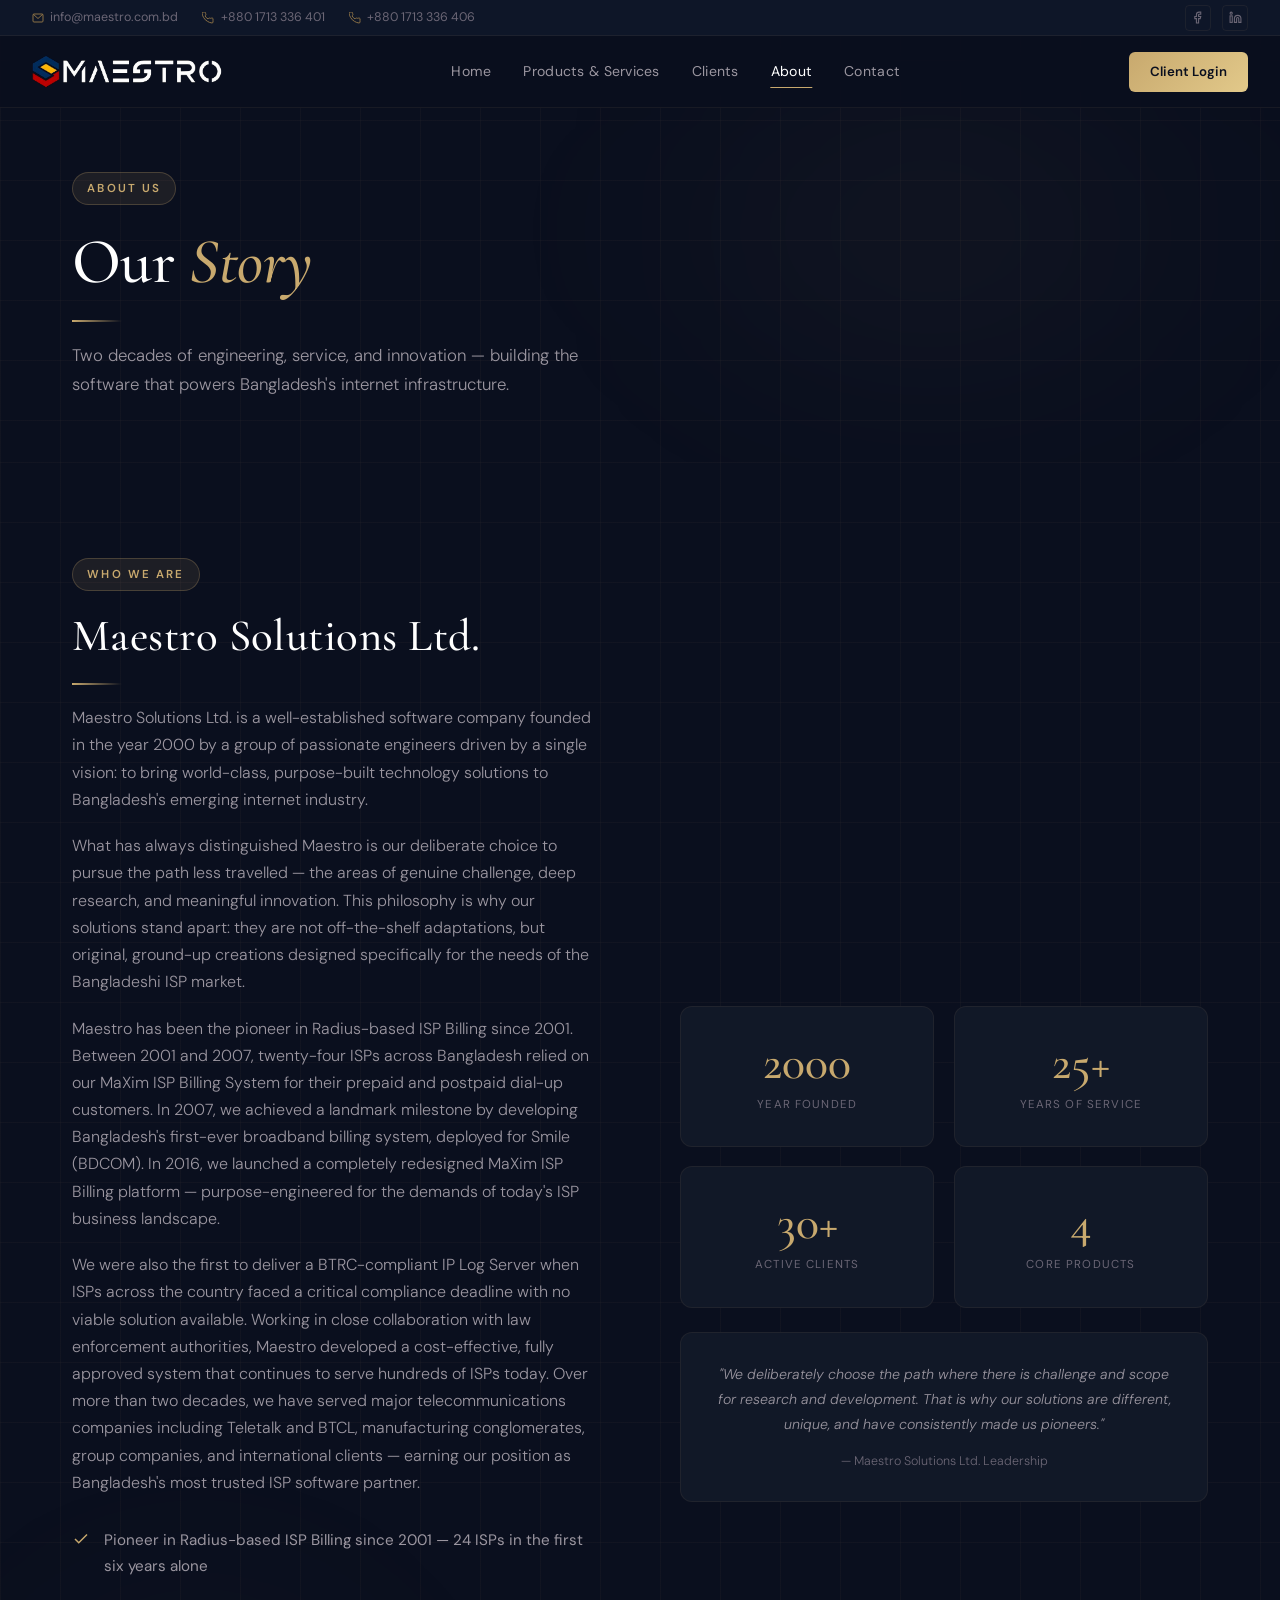
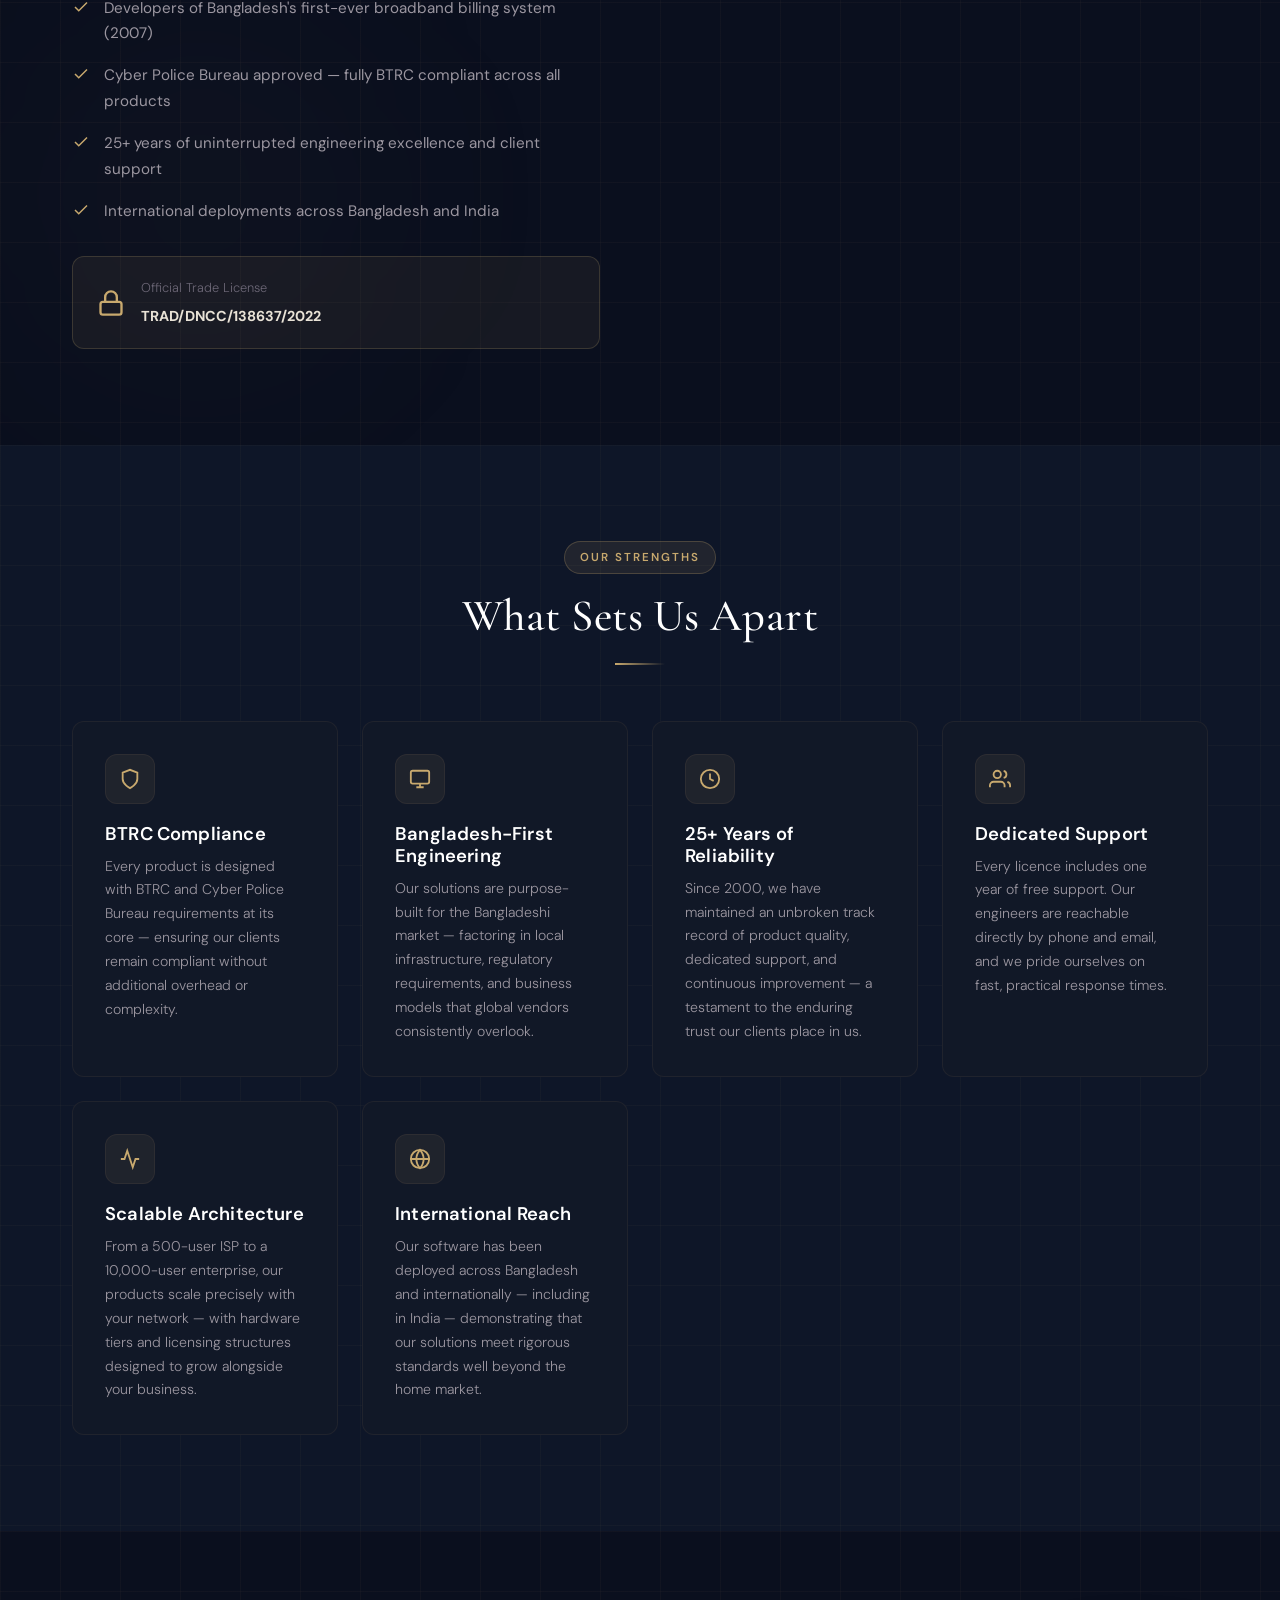
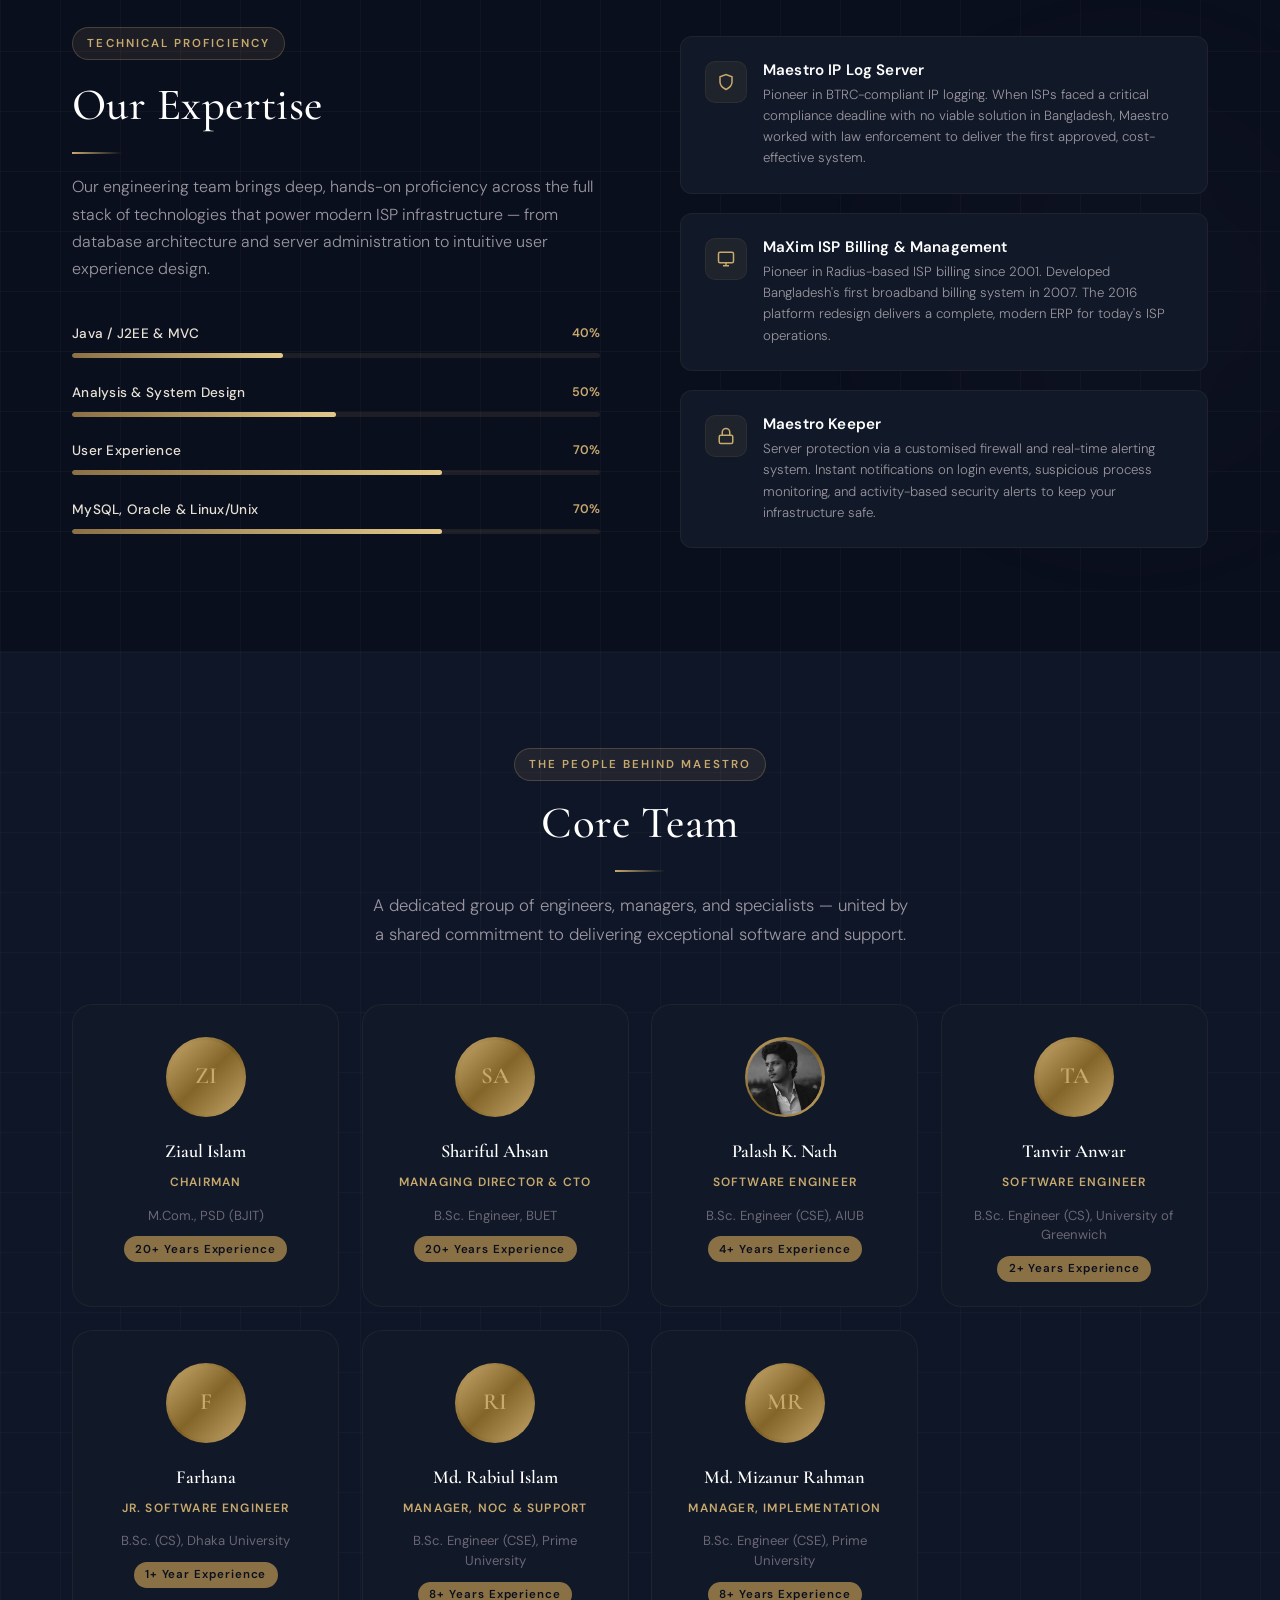
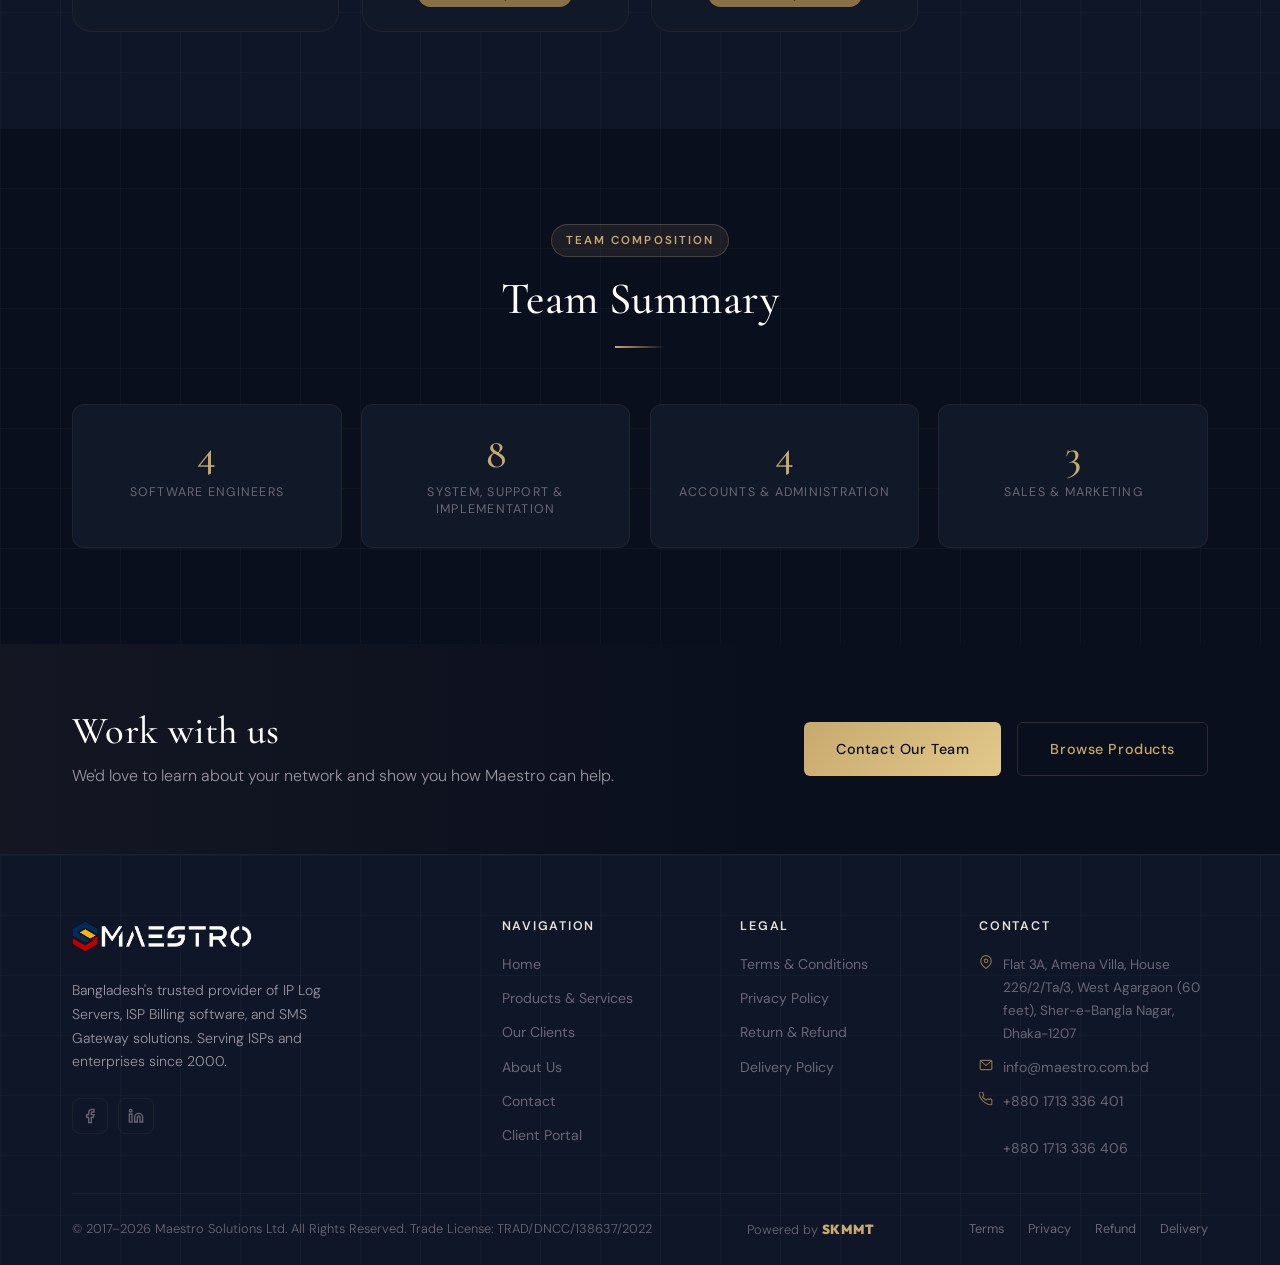
<file: about.html>
<!DOCTYPE html>
<html lang="en">
<head>
  <meta charset="UTF-8">
  <link rel="icon" type="image/x-icon" href="favicon.ico">
  <meta name="viewport" content="width=device-width, initial-scale=1.0">
  <title>About Us — Maestro Solutions Ltd.</title>
  <meta name="description" content="Maestro Solutions Ltd. — Bangladesh's leading ISP software company, founded in 2000 by a team of passionate engineers.">
  <link rel="stylesheet" href="style.css">
  <style>
    /* ── Expertise Bars ── */
    .expertise-bar-wrap {
      margin-bottom: 1.4rem;
    }
    .expertise-bar-header {
      display: flex;
      justify-content: space-between;
      align-items: center;
      margin-bottom: 0.5rem;
    }
    .expertise-bar-label {
      font-size: 0.85rem;
      font-weight: 500;
      color: var(--text-main);
      letter-spacing: 0.02em;
    }
    .expertise-bar-pct {
      font-size: 0.78rem;
      color: var(--gold);
      font-weight: 600;
    }
    .expertise-bar-track {
      width: 100%;
      height: 5px;
      background: rgba(200,169,110,0.1);
      border-radius: 3px;
      overflow: hidden;
    }
    .expertise-bar-fill {
      height: 100%;
      border-radius: 3px;
      background: linear-gradient(90deg, var(--gold-dim), var(--gold-light));
      width: 0;
      transition: width 1.2s cubic-bezier(0.4,0,0.2,1);
    }
    .expertise-bar-wrap.visible .expertise-bar-fill {
      width: var(--bar-width);
    }

    /* ── Team Cards ── */
    .team-grid {
      display: grid;
      grid-template-columns: repeat(auto-fill, minmax(220px, 1fr));
      gap: 1.4rem;
    }
    .team-card {
      background: var(--navy-card);
      border: 1px solid var(--border-dim);
      border-radius: var(--radius-lg);
      padding: 2rem 1.5rem 1.5rem;
      text-align: center;
      transition: all var(--transition);
      position: relative;
      overflow: hidden;
    }
    .team-card::before {
      content: '';
      position: absolute;
      top: 0; left: 0; right: 0;
      height: 2px;
      background: linear-gradient(90deg, transparent, var(--gold-dim), transparent);
      opacity: 0;
      transition: opacity var(--transition);
    }
    .team-card:hover {
      border-color: var(--border);
      transform: translateY(-5px);
      box-shadow: var(--shadow-gold);
    }
    .team-card:hover::before { opacity: 1; }

    /* Gold ring wrapper — same for initials and photo avatars */
    .team-avatar-ring {
      width: 80px;
      height: 80px;
      border-radius: 50%;
      padding: 2.5px;
      background: linear-gradient(135deg, #C8A96E, #7a5c20, #C8A96E);
      margin: 0 auto 1.2rem;
      flex-shrink: 0;
    }
    /* Inner circle — initials fallback */
    .team-avatar {
      width: 100%;
      height: 100%;
      border-radius: 50%;
      background: linear-gradient(135deg, rgba(200,169,110,0.18), rgba(200,169,110,0.05));
      display: flex;
      align-items: center;
      justify-content: center;
      font-family: var(--font-display);
      font-size: 1.45rem;
      font-weight: 600;
      color: var(--gold);
      overflow: hidden;
    }
    /* Photo avatar — fills the circle, no border needed (ring is on wrapper) */
    .team-avatar img {
      width: 100%;
      height: 100%;
      object-fit: cover;
      object-position: center top;
      border-radius: 50%;
      display: block;
    }
    .team-name {
      font-family: var(--font-display);
      font-size: 1.15rem;
      font-weight: 600;
      color: var(--white);
      margin-bottom: 0.3rem;
    }
    .team-role {
      font-size: 0.75rem;
      font-weight: 600;
      letter-spacing: 0.1em;
      text-transform: uppercase;
      color: var(--gold);
      margin-bottom: 0.8rem;
    }
    .team-degree {
      font-size: 0.82rem;
      color: var(--text-dim);
      line-height: 1.5;
      margin-bottom: 0.4rem;
    }
    .team-exp {
      display: inline-block;
      font-size: 0.72rem;
      font-weight: 600;
      letter-spacing: 0.08em;
      color: var(--navy);
      background: var(--gold-dim);
      padding: 0.2rem 0.7rem;
      border-radius: 20px;
      margin-top: 0.3rem;
    }

    /* ── Team Summary ── */
    .summary-grid {
      display: grid;
      grid-template-columns: repeat(auto-fit, minmax(160px, 1fr));
      gap: 1.2rem;
    }
    .summary-card {
      background: var(--navy-card);
      border: 1px solid var(--border-dim);
      border-radius: var(--radius);
      padding: 1.8rem 1.2rem;
      text-align: center;
      transition: all var(--transition);
    }
    .summary-card:hover {
      border-color: var(--border);
      transform: translateY(-3px);
    }
    .summary-num {
      font-family: var(--font-display);
      font-size: 2.6rem;
      font-weight: 500;
      color: var(--gold);
      line-height: 1;
      display: block;
    }
    .summary-label {
      font-size: 0.78rem;
      color: var(--text-dim);
      text-transform: uppercase;
      letter-spacing: 0.1em;
      margin-top: 0.5rem;
      line-height: 1.4;
    }
  </style>
</head>
<body>

<!-- ══ PAGE HERO ══════════════════════════════════════════════ -->
<section class="page-hero bg-pattern" style="position:relative;overflow:hidden;">
  <div class="bg-grid"></div>
  <div class="bg-glow" style="width:700px;height:400px;background:radial-gradient(ellipse,rgba(200,169,110,0.06) 0%,transparent 70%);top:50%;right:0;transform:translateY(-50%);"></div>
  <div class="container page-hero-content">
    <div class="label-tag">About Us</div>
    <h1>Our <em style="font-style:italic;color:var(--gold);">Story</em></h1>
    <div class="divider-gold"></div>
    <p style="font-size:1.05rem;max-width:560px;color:var(--text-muted);">Two decades of engineering, service, and innovation — building the software that powers Bangladesh's internet infrastructure.</p>
  </div>
</section>

<!-- ══ WHO WE ARE ════════════════════════════════════════════ -->
<section class="section" style="position:relative;overflow:hidden;">
  <div class="bg-grid"></div>
  <div class="bg-glow" style="width:600px;height:500px;background:radial-gradient(circle,rgba(200,169,110,0.04) 0%,transparent 70%);bottom:0;left:-100px;"></div>
  <div class="container" style="position:relative;z-index:1;">
    <div class="about-grid">

      <div class="animate-up">
        <div class="label-tag">Who We Are</div>
        <h2>Maestro Solutions Ltd.</h2>
        <div class="divider-gold"></div>

        <p style="margin-bottom:1.2rem;">Maestro Solutions Ltd. is a well-established software company founded in the year 2000 by a group of passionate engineers driven by a single vision: to bring world-class, purpose-built technology solutions to Bangladesh's emerging internet industry.</p>

        <p style="margin-bottom:1.2rem;">What has always distinguished Maestro is our deliberate choice to pursue the path less travelled — the areas of genuine challenge, deep research, and meaningful innovation. This philosophy is why our solutions stand apart: they are not off-the-shelf adaptations, but original, ground-up creations designed specifically for the needs of the Bangladeshi ISP market.</p>

        <p style="margin-bottom:1.2rem;">Maestro has been the pioneer in Radius-based ISP Billing since 2001. Between 2001 and 2007, twenty-four ISPs across Bangladesh relied on our MaXim ISP Billing System for their prepaid and postpaid dial-up customers. In 2007, we achieved a landmark milestone by developing Bangladesh's first-ever broadband billing system, deployed for Smile (BDCOM). In 2016, we launched a completely redesigned MaXim ISP Billing platform — purpose-engineered for the demands of today's ISP business landscape.</p>

        <p style="margin-bottom:1.5rem;">We were also the first to deliver a BTRC-compliant IP Log Server when ISPs across the country faced a critical compliance deadline with no viable solution available. Working in close collaboration with law enforcement authorities, Maestro developed a cost-effective, fully approved system that continues to serve hundreds of ISPs today. Over more than two decades, we have served major telecommunications companies including Teletalk and BTCL, manufacturing conglomerates, group companies, and international clients — earning our position as Bangladesh's most trusted ISP software partner.</p>

        <ul class="about-feature-list">
          <li>
            <svg xmlns="http://www.w3.org/2000/svg" viewBox="0 0 24 24" fill="none" stroke="currentColor" stroke-width="2"><polyline points="20 6 9 17 4 12"/></svg>
            Pioneer in Radius-based ISP Billing since 2001 — 24 ISPs in the first six years alone
          </li>
          <li>
            <svg xmlns="http://www.w3.org/2000/svg" viewBox="0 0 24 24" fill="none" stroke="currentColor" stroke-width="2"><polyline points="20 6 9 17 4 12"/></svg>
            Developers of Bangladesh's first-ever broadband billing system (2007)
          </li>
          <li>
            <svg xmlns="http://www.w3.org/2000/svg" viewBox="0 0 24 24" fill="none" stroke="currentColor" stroke-width="2"><polyline points="20 6 9 17 4 12"/></svg>
            Cyber Police Bureau approved — fully BTRC compliant across all products
          </li>
          <li>
            <svg xmlns="http://www.w3.org/2000/svg" viewBox="0 0 24 24" fill="none" stroke="currentColor" stroke-width="2"><polyline points="20 6 9 17 4 12"/></svg>
            25+ years of uninterrupted engineering excellence and client support
          </li>
          <li>
            <svg xmlns="http://www.w3.org/2000/svg" viewBox="0 0 24 24" fill="none" stroke="currentColor" stroke-width="2"><polyline points="20 6 9 17 4 12"/></svg>
            International deployments across Bangladesh and India
          </li>
        </ul>

        <div class="about-license">
          <svg xmlns="http://www.w3.org/2000/svg" viewBox="0 0 24 24" fill="none" stroke="currentColor" stroke-width="2"><rect x="3" y="11" width="18" height="11" rx="2" ry="2"/><path d="M7 11V7a5 5 0 0110 0v4"/></svg>
          <div class="about-license-text">
            <p>Official Trade License</p>
            <strong>TRAD/DNCC/138637/2022</strong>
          </div>
        </div>
      </div>

      <div class="animate-up animate-delay-2">
        <div style="display:grid;grid-template-columns:1fr 1fr;gap:1.2rem;margin-bottom:1.5rem;">
          <div style="padding:2rem 1.5rem;background:var(--navy-card);border:1px solid var(--border-dim);border-radius:var(--radius);text-align:center;">
            <div style="font-family:var(--font-display);font-size:3rem;font-weight:500;color:var(--gold);line-height:1;">2000</div>
            <div style="font-size:0.72rem;color:var(--text-dim);text-transform:uppercase;letter-spacing:0.1em;margin-top:0.5rem;">Year Founded</div>
          </div>
          <div style="padding:2rem 1.5rem;background:var(--navy-card);border:1px solid var(--border-dim);border-radius:var(--radius);text-align:center;">
            <div style="font-family:var(--font-display);font-size:3rem;font-weight:500;color:var(--gold);line-height:1;">25+</div>
            <div style="font-size:0.72rem;color:var(--text-dim);text-transform:uppercase;letter-spacing:0.1em;margin-top:0.5rem;">Years of Service</div>
          </div>
          <div style="padding:2rem 1.5rem;background:var(--navy-card);border:1px solid var(--border-dim);border-radius:var(--radius);text-align:center;">
            <div style="font-family:var(--font-display);font-size:3rem;font-weight:500;color:var(--gold);line-height:1;">30+</div>
            <div style="font-size:0.72rem;color:var(--text-dim);text-transform:uppercase;letter-spacing:0.1em;margin-top:0.5rem;">Active Clients</div>
          </div>
          <div style="padding:2rem 1.5rem;background:var(--navy-card);border:1px solid var(--border-dim);border-radius:var(--radius);text-align:center;">
            <div style="font-family:var(--font-display);font-size:3rem;font-weight:500;color:var(--gold);line-height:1;">4</div>
            <div style="font-size:0.72rem;color:var(--text-dim);text-transform:uppercase;letter-spacing:0.1em;margin-top:0.5rem;">Core Products</div>
          </div>
        </div>
        <div style="padding:1.8rem;background:var(--navy-card);border:1px solid var(--border-dim);border-radius:var(--radius);">
          <p style="font-size:0.88rem;font-style:italic;color:var(--text-muted);text-align:center;line-height:1.8;">"We deliberately choose the path where there is challenge and scope for research and development. That is why our solutions are different, unique, and have consistently made us pioneers."</p>
          <p style="font-size:0.78rem;color:var(--text-dim);text-align:center;margin-top:0.8rem;">— Maestro Solutions Ltd. Leadership</p>
        </div>
      </div>

    </div>
  </div>
</section>

<!-- ══ WHAT SETS US APART ════════════════════════════════════ -->
<section class="section bg-navy-mid" style="position:relative;overflow:hidden;">
  <div class="bg-grid"></div>
  <div class="container" style="position:relative;z-index:1;">
    <div class="section-heading animate-up" style="text-align:center;max-width:600px;margin-left:auto;margin-right:auto;">
      <div class="label-tag">Our Strengths</div>
      <h2>What Sets Us Apart</h2>
      <div class="divider-gold" style="margin:1.2rem auto;"></div>
    </div>
    <div style="display:grid;grid-template-columns:repeat(auto-fit,minmax(250px,1fr));gap:1.5rem;">

      <div class="card animate-up animate-delay-1" style="padding:2rem;">
        <div style="width:50px;height:50px;background:rgba(200,169,110,0.08);border:1px solid var(--border-dim);border-radius:12px;display:flex;align-items:center;justify-content:center;margin-bottom:1.2rem;">
          <svg xmlns="http://www.w3.org/2000/svg" viewBox="0 0 24 24" fill="none" stroke="currentColor" stroke-width="2" style="width:22px;height:22px;color:var(--gold);"><path d="M12 22s8-4 8-10V5l-8-3-8 3v7c0 6 8 10 8 10z"/></svg>
        </div>
        <h4 style="margin-bottom:0.6rem;">BTRC Compliance</h4>
        <p style="font-size:0.88rem;">Every product is designed with BTRC and Cyber Police Bureau requirements at its core — ensuring our clients remain compliant without additional overhead or complexity.</p>
      </div>

      <div class="card animate-up animate-delay-2" style="padding:2rem;">
        <div style="width:50px;height:50px;background:rgba(200,169,110,0.08);border:1px solid var(--border-dim);border-radius:12px;display:flex;align-items:center;justify-content:center;margin-bottom:1.2rem;">
          <svg xmlns="http://www.w3.org/2000/svg" viewBox="0 0 24 24" fill="none" stroke="currentColor" stroke-width="2" style="width:22px;height:22px;color:var(--gold);"><rect x="2" y="3" width="20" height="14" rx="2"/><line x1="8" y1="21" x2="16" y2="21"/><line x1="12" y1="17" x2="12" y2="21"/></svg>
        </div>
        <h4 style="margin-bottom:0.6rem;">Bangladesh-First Engineering</h4>
        <p style="font-size:0.88rem;">Our solutions are purpose-built for the Bangladeshi market — factoring in local infrastructure, regulatory requirements, and business models that global vendors consistently overlook.</p>
      </div>

      <div class="card animate-up animate-delay-3" style="padding:2rem;">
        <div style="width:50px;height:50px;background:rgba(200,169,110,0.08);border:1px solid var(--border-dim);border-radius:12px;display:flex;align-items:center;justify-content:center;margin-bottom:1.2rem;">
          <svg xmlns="http://www.w3.org/2000/svg" viewBox="0 0 24 24" fill="none" stroke="currentColor" stroke-width="2" style="width:22px;height:22px;color:var(--gold);"><circle cx="12" cy="12" r="10"/><polyline points="12 6 12 12 16 14"/></svg>
        </div>
        <h4 style="margin-bottom:0.6rem;">25+ Years of Reliability</h4>
        <p style="font-size:0.88rem;">Since 2000, we have maintained an unbroken track record of product quality, dedicated support, and continuous improvement — a testament to the enduring trust our clients place in us.</p>
      </div>

      <div class="card animate-up animate-delay-1" style="padding:2rem;">
        <div style="width:50px;height:50px;background:rgba(200,169,110,0.08);border:1px solid var(--border-dim);border-radius:12px;display:flex;align-items:center;justify-content:center;margin-bottom:1.2rem;">
          <svg xmlns="http://www.w3.org/2000/svg" viewBox="0 0 24 24" fill="none" stroke="currentColor" stroke-width="2" style="width:22px;height:22px;color:var(--gold);"><path d="M17 21v-2a4 4 0 00-4-4H5a4 4 0 00-4 4v2"/><circle cx="9" cy="7" r="4"/><path d="M23 21v-2a4 4 0 00-3-3.87"/><path d="M16 3.13a4 4 0 010 7.75"/></svg>
        </div>
        <h4 style="margin-bottom:0.6rem;">Dedicated Support</h4>
        <p style="font-size:0.88rem;">Every licence includes one year of free support. Our engineers are reachable directly by phone and email, and we pride ourselves on fast, practical response times.</p>
      </div>

      <div class="card animate-up animate-delay-2" style="padding:2rem;">
        <div style="width:50px;height:50px;background:rgba(200,169,110,0.08);border:1px solid var(--border-dim);border-radius:12px;display:flex;align-items:center;justify-content:center;margin-bottom:1.2rem;">
          <svg xmlns="http://www.w3.org/2000/svg" viewBox="0 0 24 24" fill="none" stroke="currentColor" stroke-width="2" style="width:22px;height:22px;color:var(--gold);"><polyline points="22 12 18 12 15 21 9 3 6 12 2 12"/></svg>
        </div>
        <h4 style="margin-bottom:0.6rem;">Scalable Architecture</h4>
        <p style="font-size:0.88rem;">From a 500-user ISP to a 10,000-user enterprise, our products scale precisely with your network — with hardware tiers and licensing structures designed to grow alongside your business.</p>
      </div>

      <div class="card animate-up animate-delay-3" style="padding:2rem;">
        <div style="width:50px;height:50px;background:rgba(200,169,110,0.08);border:1px solid var(--border-dim);border-radius:12px;display:flex;align-items:center;justify-content:center;margin-bottom:1.2rem;">
          <svg xmlns="http://www.w3.org/2000/svg" viewBox="0 0 24 24" fill="none" stroke="currentColor" stroke-width="2" style="width:22px;height:22px;color:var(--gold);"><circle cx="12" cy="12" r="10"/><line x1="2" y1="12" x2="22" y2="12"/><path d="M12 2a15.3 15.3 0 014 10 15.3 15.3 0 01-4 10 15.3 15.3 0 01-4-10 15.3 15.3 0 014-10z"/></svg>
        </div>
        <h4 style="margin-bottom:0.6rem;">International Reach</h4>
        <p style="font-size:0.88rem;">Our software has been deployed across Bangladesh and internationally — including in India — demonstrating that our solutions meet rigorous standards well beyond the home market.</p>
      </div>

    </div>
  </div>
</section>

<!-- ══ OUR EXPERTISE ═════════════════════════════════════════ -->
<section class="section" id="expertise" style="position:relative;overflow:hidden;">
  <div class="bg-grid"></div>
  <div class="bg-glow" style="width:500px;height:500px;background:radial-gradient(circle,rgba(200,169,110,0.04) 0%,transparent 70%);top:50%;right:-100px;transform:translateY(-50%);"></div>
  <div class="container" style="position:relative;z-index:1;">
    <div style="display:grid;grid-template-columns:1fr 1fr;gap:5rem;align-items:center;" class="about-grid">

      <div class="animate-up">
        <div class="label-tag">Technical Proficiency</div>
        <h2>Our Expertise</h2>
        <div class="divider-gold"></div>
        <p style="margin-bottom:2.5rem;">Our engineering team brings deep, hands-on proficiency across the full stack of technologies that power modern ISP infrastructure — from database architecture and server administration to intuitive user experience design.</p>

        <div class="expertise-bar-wrap animate-up" style="--bar-width: 40%;">
          <div class="expertise-bar-header">
            <span class="expertise-bar-label">Java / J2EE &amp; MVC</span>
            <span class="expertise-bar-pct">40%</span>
          </div>
          <div class="expertise-bar-track"><div class="expertise-bar-fill"></div></div>
        </div>

        <div class="expertise-bar-wrap animate-up animate-delay-1" style="--bar-width: 50%;">
          <div class="expertise-bar-header">
            <span class="expertise-bar-label">Analysis &amp; System Design</span>
            <span class="expertise-bar-pct">50%</span>
          </div>
          <div class="expertise-bar-track"><div class="expertise-bar-fill"></div></div>
        </div>

        <div class="expertise-bar-wrap animate-up animate-delay-2" style="--bar-width: 70%;">
          <div class="expertise-bar-header">
            <span class="expertise-bar-label">User Experience</span>
            <span class="expertise-bar-pct">70%</span>
          </div>
          <div class="expertise-bar-track"><div class="expertise-bar-fill"></div></div>
        </div>

        <div class="expertise-bar-wrap animate-up animate-delay-3" style="--bar-width: 70%;">
          <div class="expertise-bar-header">
            <span class="expertise-bar-label">MySQL, Oracle &amp; Linux/Unix</span>
            <span class="expertise-bar-pct">70%</span>
          </div>
          <div class="expertise-bar-track"><div class="expertise-bar-fill"></div></div>
        </div>
      </div>

      <div class="animate-up animate-delay-2">
        <div style="display:flex;flex-direction:column;gap:1.2rem;">

          <div style="padding:1.5rem;background:var(--navy-card);border:1px solid var(--border-dim);border-radius:var(--radius);display:flex;align-items:flex-start;gap:1rem;">
            <div style="width:42px;height:42px;background:rgba(200,169,110,0.08);border:1px solid var(--border-dim);border-radius:10px;display:flex;align-items:center;justify-content:center;flex-shrink:0;">
              <svg xmlns="http://www.w3.org/2000/svg" viewBox="0 0 24 24" fill="none" stroke="currentColor" stroke-width="2" style="width:18px;height:18px;color:var(--gold);"><path d="M12 22s8-4 8-10V5l-8-3-8 3v7c0 6 8 10 8 10z"/></svg>
            </div>
            <div>
              <h4 style="font-size:0.95rem;margin-bottom:0.3rem;">Maestro IP Log Server</h4>
              <p style="font-size:0.83rem;line-height:1.6;">Pioneer in BTRC-compliant IP logging. When ISPs faced a critical compliance deadline with no viable solution in Bangladesh, Maestro worked with law enforcement to deliver the first approved, cost-effective system.</p>
            </div>
          </div>

          <div style="padding:1.5rem;background:var(--navy-card);border:1px solid var(--border-dim);border-radius:var(--radius);display:flex;align-items:flex-start;gap:1rem;">
            <div style="width:42px;height:42px;background:rgba(200,169,110,0.08);border:1px solid var(--border-dim);border-radius:10px;display:flex;align-items:center;justify-content:center;flex-shrink:0;">
              <svg xmlns="http://www.w3.org/2000/svg" viewBox="0 0 24 24" fill="none" stroke="currentColor" stroke-width="2" style="width:18px;height:18px;color:var(--gold);"><rect x="2" y="3" width="20" height="14" rx="2"/><line x1="8" y1="21" x2="16" y2="21"/><line x1="12" y1="17" x2="12" y2="21"/></svg>
            </div>
            <div>
              <h4 style="font-size:0.95rem;margin-bottom:0.3rem;">MaXim ISP Billing &amp; Management</h4>
              <p style="font-size:0.83rem;line-height:1.6;">Pioneer in Radius-based ISP billing since 2001. Developed Bangladesh's first broadband billing system in 2007. The 2016 platform redesign delivers a complete, modern ERP for today's ISP operations.</p>
            </div>
          </div>

          <div style="padding:1.5rem;background:var(--navy-card);border:1px solid var(--border-dim);border-radius:var(--radius);display:flex;align-items:flex-start;gap:1rem;">
            <div style="width:42px;height:42px;background:rgba(200,169,110,0.08);border:1px solid var(--border-dim);border-radius:10px;display:flex;align-items:center;justify-content:center;flex-shrink:0;">
              <svg xmlns="http://www.w3.org/2000/svg" viewBox="0 0 24 24" fill="none" stroke="currentColor" stroke-width="2" style="width:18px;height:18px;color:var(--gold);"><rect x="3" y="11" width="18" height="11" rx="2"/><path d="M7 11V7a5 5 0 0110 0v4"/></svg>
            </div>
            <div>
              <h4 style="font-size:0.95rem;margin-bottom:0.3rem;">Maestro Keeper</h4>
              <p style="font-size:0.83rem;line-height:1.6;">Server protection via a customised firewall and real-time alerting system. Instant notifications on login events, suspicious process monitoring, and activity-based security alerts to keep your infrastructure safe.</p>
            </div>
          </div>

        </div>
      </div>
    </div>
  </div>
</section>

<!-- ══ CORE TEAM ══════════════════════════════════════════════ -->
<section class="section bg-navy-mid" id="team" style="position:relative;overflow:hidden;">
  <div class="bg-grid"></div>
  <div class="container" style="position:relative;z-index:1;">

    <div class="section-heading animate-up" style="text-align:center;max-width:600px;margin-left:auto;margin-right:auto;">
      <div class="label-tag">The People Behind Maestro</div>
      <h2>Core Team</h2>
      <div class="divider-gold" style="margin:1.2rem auto;"></div>
      <p style="margin:0 auto;">A dedicated group of engineers, managers, and specialists — united by a shared commitment to delivering exceptional software and support.</p>
    </div>

    <div class="team-grid animate-up">

      <!-- Chairman -->
      <div class="team-card animate-up animate-delay-1">
        <div class="team-avatar-ring">
          <div class="team-avatar">ZI</div>
        </div>
        <div class="team-name">Ziaul Islam</div>
        <div class="team-role">Chairman</div>
        <div class="team-degree">M.Com., PSD (BJIT)</div>
        <span class="team-exp">20+ Years Experience</span>
      </div>

      <!-- MD & CTO -->
      <div class="team-card animate-up animate-delay-2">
        <div class="team-avatar-ring">
          <div class="team-avatar">SA</div>
        </div>
        <div class="team-name">Shariful Ahsan</div>
        <div class="team-role">Managing Director &amp; CTO</div>
        <div class="team-degree">B.Sc. Engineer, BUET</div>
        <span class="team-exp">20+ Years Experience</span>
      </div>

      <!-- Software Engineer -->
      <div class="team-card animate-up animate-delay-3">
        <div class="team-avatar-ring">
          <div class="team-avatar">
            <img src="team-palash.png" alt="Palash Kanti Nath">
          </div>
        </div>
        <div class="team-name">Palash K. Nath</div>
        <div class="team-role">Software Engineer</div>
        <div class="team-degree">B.Sc. Engineer (CSE), AIUB</div>
        <span class="team-exp">4+ Years Experience</span>
      </div>

      <!-- Software Engineer -->
      <div class="team-card animate-up animate-delay-1">
        <div class="team-avatar-ring">
          <div class="team-avatar">TA</div>
        </div>
        <div class="team-name">Tanvir Anwar</div>
        <div class="team-role">Software Engineer</div>
        <div class="team-degree">B.Sc. Engineer (CS), University of Greenwich</div>
        <span class="team-exp">2+ Years Experience</span>
      </div>

      <!-- Jr. Software Engineer -->
      <div class="team-card animate-up animate-delay-2">
        <div class="team-avatar-ring">
          <div class="team-avatar">F</div>
        </div>
        <div class="team-name">Farhana</div>
        <div class="team-role">Jr. Software Engineer</div>
        <div class="team-degree">B.Sc. (CS), Dhaka University</div>
        <span class="team-exp">1+ Year Experience</span>
      </div>

      <!-- Manager NOC -->
      <div class="team-card animate-up animate-delay-3">
        <div class="team-avatar-ring">
          <div class="team-avatar">RI</div>
        </div>
        <div class="team-name">Md. Rabiul Islam</div>
        <div class="team-role">Manager, NOC &amp; Support</div>
        <div class="team-degree">B.Sc. Engineer (CSE), Prime University</div>
        <span class="team-exp">8+ Years Experience</span>
      </div>

      <!-- Manager Implementation -->
      <div class="team-card animate-up animate-delay-1">
        <div class="team-avatar-ring">
          <div class="team-avatar">MR</div>
        </div>
        <div class="team-name">Md. Mizanur Rahman</div>
        <div class="team-role">Manager, Implementation</div>
        <div class="team-degree">B.Sc. Engineer (CSE), Prime University</div>
        <span class="team-exp">8+ Years Experience</span>
      </div>

    </div>
  </div>
</section>

<!-- ══ TEAM SUMMARY ═══════════════════════════════════════════ -->
<section class="section" id="team-summary" style="position:relative;overflow:hidden;">
  <div class="bg-grid"></div>
  <div class="container" style="position:relative;z-index:1;">

    <div class="section-heading animate-up" style="text-align:center;max-width:500px;margin-left:auto;margin-right:auto;">
      <div class="label-tag">Team Composition</div>
      <h2>Team Summary</h2>
      <div class="divider-gold" style="margin:1.2rem auto;"></div>
    </div>

    <div class="summary-grid animate-up">
      <div class="summary-card">
        <span class="summary-num">4</span>
        <div class="summary-label">Software Engineers</div>
      </div>
      <div class="summary-card">
        <span class="summary-num">8</span>
        <div class="summary-label">System, Support &amp; Implementation</div>
      </div>
      <div class="summary-card">
        <span class="summary-num">4</span>
        <div class="summary-label">Accounts &amp; Administration</div>
      </div>
      <div class="summary-card">
        <span class="summary-num">3</span>
        <div class="summary-label">Sales &amp; Marketing</div>
      </div>
    </div>

  </div>
</section>

<!-- ══ CTA STRIP ═════════════════════════════════════════════ -->
<section class="section-sm" style="position:relative;overflow:hidden;">
  <div style="position:absolute;inset:0;background:linear-gradient(90deg,rgba(200,169,110,0.05) 0%,transparent 60%);"></div>
  <div class="container" style="position:relative;z-index:1;">
    <div style="display:flex;align-items:center;justify-content:space-between;flex-wrap:wrap;gap:2rem;">
      <div>
        <h2 style="font-size:clamp(1.6rem,3vw,2.4rem);margin-bottom:0.5rem;">Work with us</h2>
        <p>We'd love to learn about your network and show you how Maestro can help.</p>
      </div>
      <div style="display:flex;gap:1rem;flex-wrap:wrap;">
        <a href="contact.html" class="btn btn-primary">Contact Our Team</a>
        <a href="products.html" class="btn btn-outline">Browse Products</a>
      </div>
    </div>
  </div>
</section>

<script src="shared.js"></script>
<script>
  // Animate expertise bars when they scroll into view
  document.addEventListener('DOMContentLoaded', function () {
    var bars = document.querySelectorAll('.expertise-bar-wrap');
    if (!bars.length) return;
    var observer = new IntersectionObserver(function (entries) {
      entries.forEach(function (e) {
        if (e.isIntersecting) {
          e.target.classList.add('visible');
          observer.unobserve(e.target);
        }
      });
    }, { threshold: 0.3 });
    bars.forEach(function (b) { observer.observe(b); });
  });
</script>
</body>
</html>
</file>
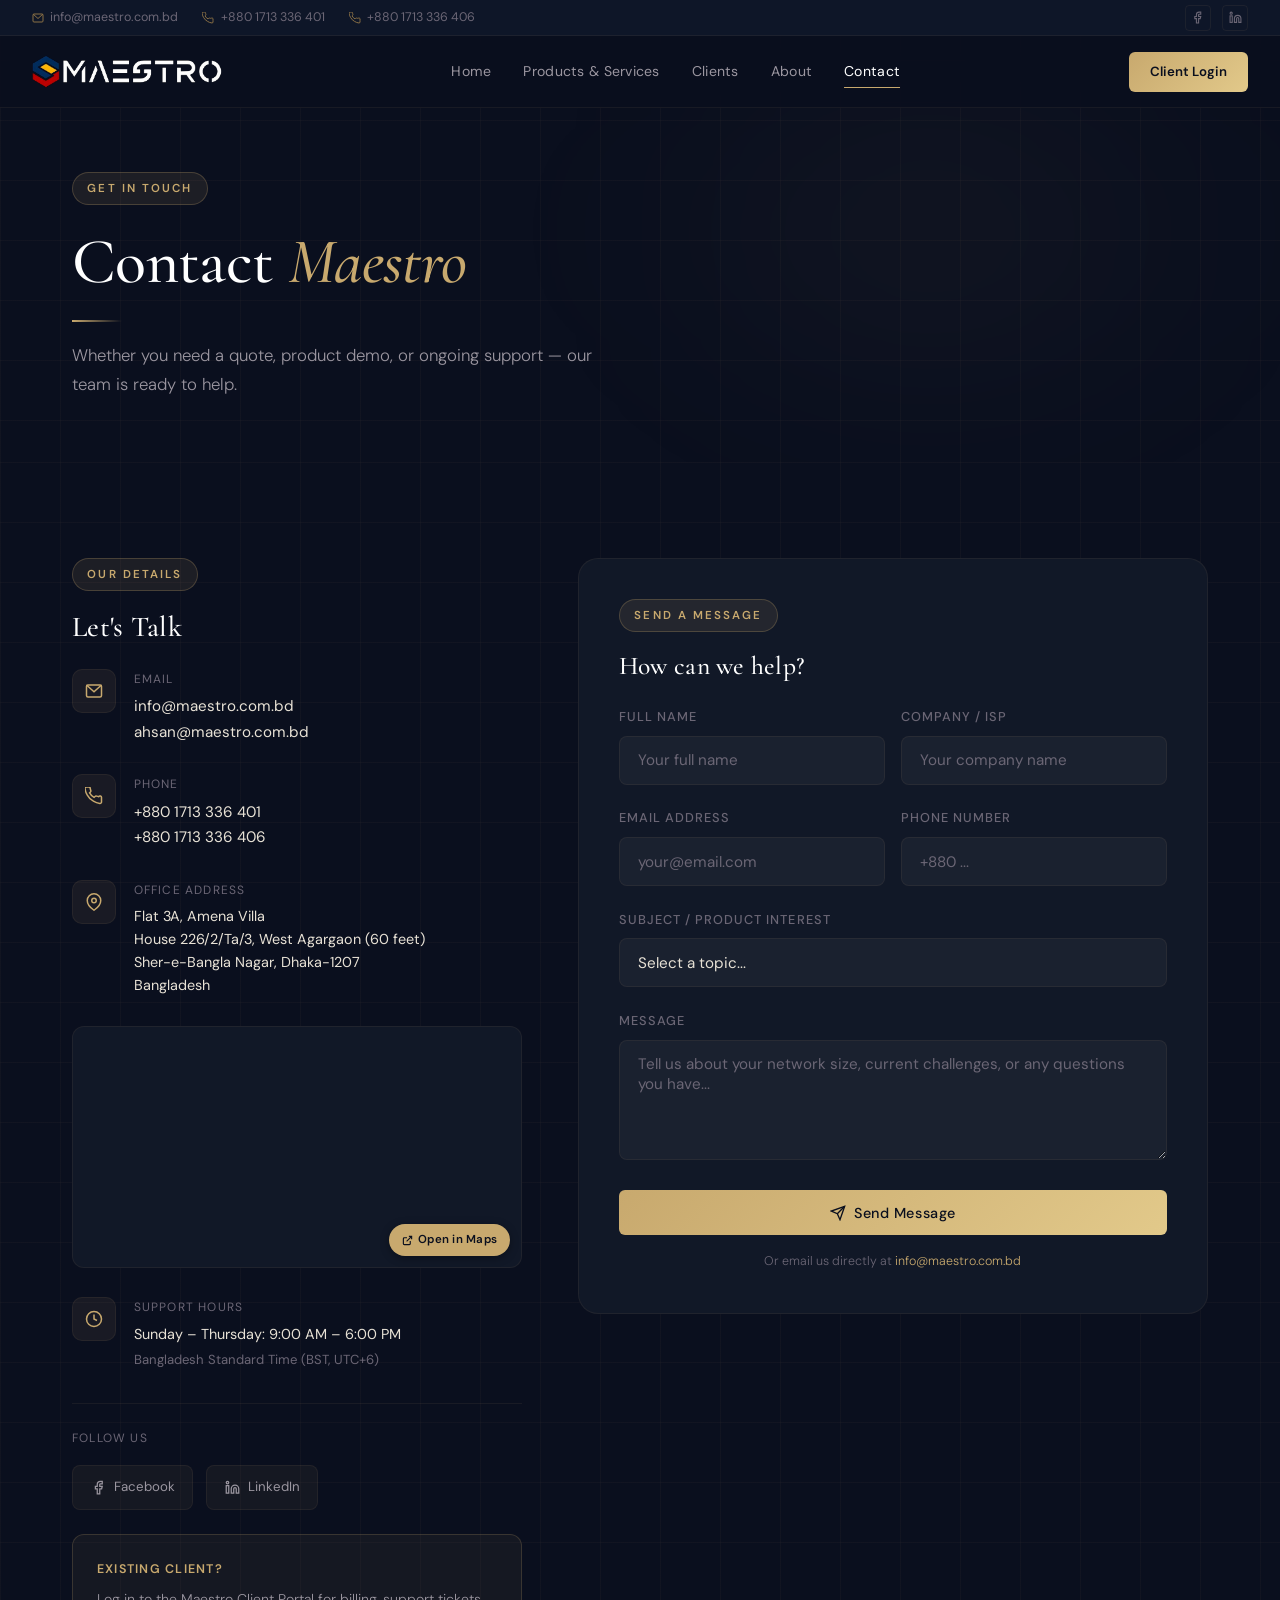
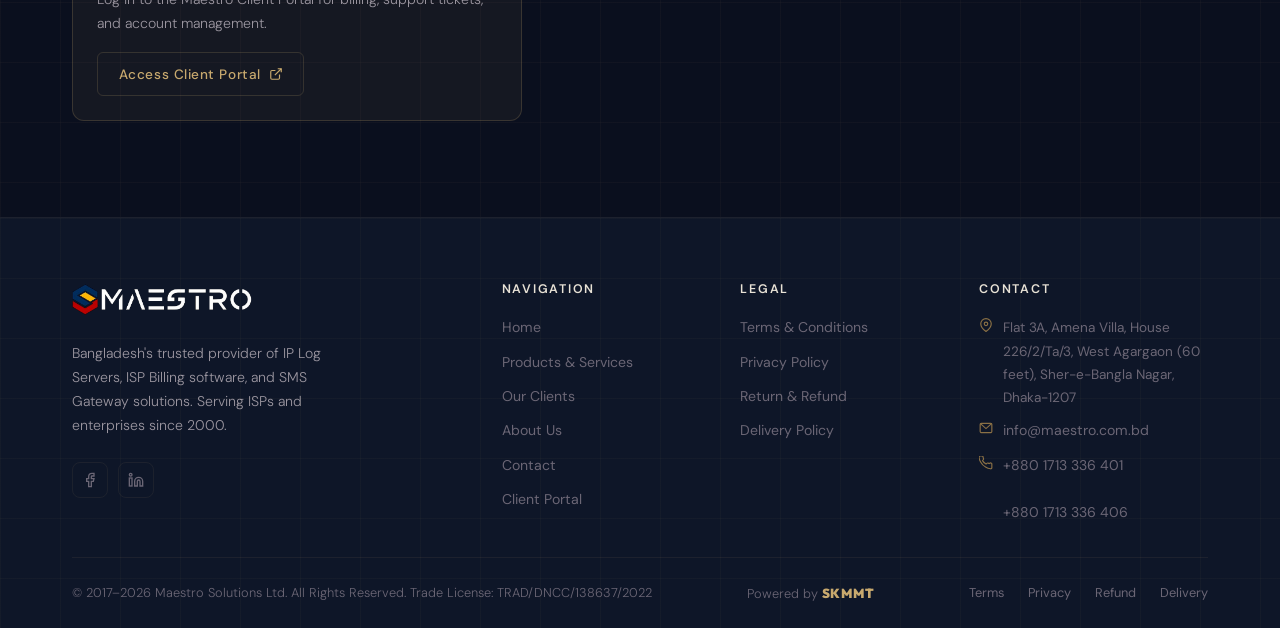
<file: contact.html>
<!DOCTYPE html>
<html lang="en">
<head>
  <meta charset="UTF-8">
  <link rel="icon" type="image/x-icon" href="favicon.ico">
  <meta name="viewport" content="width=device-width, initial-scale=1.0">
  <title>Contact Us — Maestro Solutions Ltd.</title>
  <meta name="description" content="Get in touch with Maestro Solutions Ltd. for pricing, support, or enquiries about our ISP software products.">
  <link rel="stylesheet" href="style.css">
  <style>
    .map-wrap {
      margin: 0.8rem 0 1.8rem;
      border-radius: var(--radius);
      overflow: hidden;
      border: 1px solid var(--border-dim);
      position: relative;
      background: var(--navy-card);
    }
    .map-wrap iframe {
      width: 100%;
      height: 240px;
      border: none;
      display: block;
    }
    .map-open-btn {
      position: absolute;
      bottom: 0.7rem;
      right: 0.7rem;
      display: flex;
      align-items: center;
      gap: 0.35rem;
      font-size: 0.72rem;
      font-weight: 600;
      color: var(--navy);
      background: var(--gold);
      padding: 0.38rem 0.8rem;
      border-radius: 20px;
      text-decoration: none;
      letter-spacing: 0.02em;
      transition: opacity 0.2s;
      box-shadow: 0 2px 8px rgba(0,0,0,0.35);
    }
    .map-open-btn:hover { opacity: 0.88; color: var(--navy); }
    .map-open-btn svg { width: 11px; height: 11px; }
  </style>
</head>
<body>

<!-- PAGE HERO -->
<section class="page-hero bg-pattern" style="position:relative;overflow:hidden;">
  <div class="bg-grid"></div>
  <div class="bg-glow" style="width:700px;height:400px;background:radial-gradient(ellipse,rgba(200,169,110,0.06) 0%,transparent 70%);top:50%;right:0;transform:translateY(-50%);"></div>
  <div class="container page-hero-content">
    <div class="label-tag">Get In Touch</div>
    <h1>Contact <em style="font-style:italic;color:var(--gold);">Maestro</em></h1>
    <div class="divider-gold"></div>
    <p style="font-size:1.05rem;max-width:560px;color:var(--text-muted);">Whether you need a quote, product demo, or ongoing support — our team is ready to help.</p>
  </div>
</section>

<!-- MAIN SECTION -->
<section class="section" style="position:relative;overflow:hidden;">
  <div class="bg-grid"></div>
  <div class="container" style="position:relative;z-index:1;">
    <div class="contact-grid">

      <!-- LEFT: Contact Info -->
      <div class="animate-up">
        <div class="label-tag">Our Details</div>
        <h2 style="font-size:1.8rem;margin-bottom:1.5rem;">Let's Talk</h2>

        <!-- Email -->
        <div class="contact-info-item">
          <div class="contact-info-icon">
            <svg xmlns="http://www.w3.org/2000/svg" viewBox="0 0 24 24" fill="none" stroke="currentColor" stroke-width="2"><rect x="2" y="4" width="20" height="16" rx="2"/><polyline points="2,4 12,13 22,4"/></svg>
          </div>
          <div>
            <div class="contact-info-label">Email</div>
            <div class="contact-info-value">
              <a href="mailto:info@maestro.com.bd">info&#64;maestro.com.bd</a><br>
              <a href="mailto:ahsan@maestro.com.bd">ahsan&#64;maestro.com.bd</a>
            </div>
          </div>
        </div>

        <!-- Phone -->
        <div class="contact-info-item">
          <div class="contact-info-icon">
            <svg xmlns="http://www.w3.org/2000/svg" viewBox="0 0 24 24" fill="none" stroke="currentColor" stroke-width="2"><path d="M22 16.92v3a2 2 0 01-2.18 2 19.79 19.79 0 01-8.63-3.07A19.5 19.5 0 013.07 10.8a19.79 19.79 0 01-3.07-8.67A2 2 0 012 0h3a2 2 0 012 1.72 12.84 12.84 0 00.7 2.81 2 2 0 01-.45 2.11L6.09 7.91a16 16 0 006 6l1.27-1.27a2 2 0 012.11-.45 12.84 12.84 0 002.81.7A2 2 0 0122 14z"/></svg>
          </div>
          <div>
            <div class="contact-info-label">Phone</div>
            <div class="contact-info-value">
              <a href="tel:+8801713336401">+880 1713 336 401</a><br>
              <a href="tel:+8801713336406">+880 1713 336 406</a>
            </div>
          </div>
        </div>

        <!-- Address + Map -->
        <div class="contact-info-item">
          <div class="contact-info-icon">
            <svg xmlns="http://www.w3.org/2000/svg" viewBox="0 0 24 24" fill="none" stroke="currentColor" stroke-width="2"><path d="M21 10c0 7-9 13-9 13s-9-6-9-13a9 9 0 0118 0z"/><circle cx="12" cy="10" r="3"/></svg>
          </div>
          <div style="width:100%;">
            <div class="contact-info-label">Office Address</div>
            <div class="contact-info-value" style="font-size:0.9rem;line-height:1.6;">
              Flat 3A, Amena Villa<br>
              House 226/2/Ta/3, West Agargaon (60 feet)<br>
              Sher-e-Bangla Nagar, Dhaka-1207<br>
              Bangladesh
            </div>
          </div>
        </div>

        <!-- Interactive Map -->
        <div class="map-wrap">
          <iframe
            title="Maestro Solutions Ltd. — West Agargaon, Dhaka"
            src="https://www.openstreetmap.org/export/embed.html?bbox=90.360%2C23.772%2C90.374%2C23.780&layer=mapnik&marker=23.7760%2C90.3670"
            allowfullscreen
            loading="lazy">
          </iframe>
          <a
            class="map-open-btn"
            href="https://www.openstreetmap.org/?mlat=23.7760&mlon=90.3670#map=17/23.7760/90.3670"
            target="_blank"
            rel="noopener noreferrer"
            aria-label="Open location in OpenStreetMap">
            <svg xmlns="http://www.w3.org/2000/svg" viewBox="0 0 24 24" fill="none" stroke="currentColor" stroke-width="2.5"><path d="M18 13v6a2 2 0 01-2 2H5a2 2 0 01-2-2V8a2 2 0 012-2h6"/><polyline points="15 3 21 3 21 9"/><line x1="10" y1="14" x2="21" y2="3"/></svg>
            Open in Maps
          </a>
        </div>

        <!-- Support Hours -->
        <div class="contact-info-item">
          <div class="contact-info-icon">
            <svg xmlns="http://www.w3.org/2000/svg" viewBox="0 0 24 24" fill="none" stroke="currentColor" stroke-width="2"><circle cx="12" cy="12" r="10"/><polyline points="12 6 12 12 16 14"/></svg>
          </div>
          <div>
            <div class="contact-info-label">Support Hours</div>
            <div class="contact-info-value" style="font-size:0.9rem;">
              Sunday – Thursday: 9:00 AM – 6:00 PM<br>
              <span style="font-size:0.82rem;color:var(--text-dim);">Bangladesh Standard Time (BST, UTC+6)</span>
            </div>
          </div>
        </div>

        <!-- Social -->
        <div style="margin-top:2rem;padding-top:1.5rem;border-top:1px solid var(--border-dim);">
          <div class="contact-info-label" style="margin-bottom:1rem;">Follow Us</div>
          <div style="display:flex;gap:0.8rem;">
            <a href="https://www.facebook.com/maestro.com.bd" target="_blank" rel="noopener"
               style="display:flex;align-items:center;gap:0.5rem;padding:0.65rem 1.1rem;background:rgba(200,169,110,0.06);border:1px solid var(--border-dim);border-radius:8px;font-size:0.83rem;color:var(--text-muted);transition:all 0.3s;"
               onmouseover="this.style.borderColor='var(--gold)';this.style.color='var(--gold)';"
               onmouseout="this.style.borderColor='var(--border-dim)';this.style.color='var(--text-muted)';">
              <svg xmlns="http://www.w3.org/2000/svg" viewBox="0 0 24 24" fill="none" stroke="currentColor" stroke-width="2" style="width:15px;height:15px;flex-shrink:0;"><path d="M18 2h-3a5 5 0 00-5 5v3H7v4h3v8h4v-8h3l1-4h-4V7a1 1 0 011-1h3z"/></svg>
              Facebook
            </a>
            <a href="https://www.linkedin.com/company/maestro-solutions-ltd/" target="_blank" rel="noopener"
               style="display:flex;align-items:center;gap:0.5rem;padding:0.65rem 1.1rem;background:rgba(200,169,110,0.06);border:1px solid var(--border-dim);border-radius:8px;font-size:0.83rem;color:var(--text-muted);transition:all 0.3s;"
               onmouseover="this.style.borderColor='var(--gold)';this.style.color='var(--gold)';"
               onmouseout="this.style.borderColor='var(--border-dim)';this.style.color='var(--text-muted)';">
              <svg xmlns="http://www.w3.org/2000/svg" viewBox="0 0 24 24" fill="none" stroke="currentColor" stroke-width="2" style="width:15px;height:15px;flex-shrink:0;"><path d="M16 8a6 6 0 016 6v7h-4v-7a2 2 0 00-2-2 2 2 0 00-2 2v7h-4v-7a6 6 0 016-6z"/><rect x="2" y="9" width="4" height="12"/><circle cx="4" cy="4" r="2"/></svg>
              LinkedIn
            </a>
          </div>
        </div>

        <!-- Client Portal -->
        <div style="margin-top:1.5rem;padding:1.5rem;background:rgba(200,169,110,0.06);border:1px solid rgba(200,169,110,0.2);border-radius:var(--radius);">
          <div style="font-size:0.78rem;color:var(--gold);font-weight:600;letter-spacing:0.1em;text-transform:uppercase;margin-bottom:0.5rem;">Existing Client?</div>
          <p style="font-size:0.88rem;margin-bottom:1rem;">Log in to the Maestro Client Portal for billing, support tickets, and account management.</p>
          <a href="https://user.maestro.com.bd/client/login" target="_blank" class="btn btn-outline" style="font-size:0.85rem;padding:0.6rem 1.3rem;">
            Access Client Portal
            <svg xmlns="http://www.w3.org/2000/svg" viewBox="0 0 24 24" fill="none" stroke="currentColor" stroke-width="2" style="width:14px;height:14px;"><path d="M18 13v6a2 2 0 01-2 2H5a2 2 0 01-2-2V8a2 2 0 012-2h6"/><polyline points="15 3 21 3 21 9"/><line x1="10" y1="14" x2="21" y2="3"/></svg>
          </a>
        </div>
      </div>

      <!-- RIGHT: Contact Form -->
      <div class="animate-up animate-delay-2">
        <div class="contact-form-wrap">
          <div class="label-tag">Send a Message</div>
          <h3 style="margin-bottom:1.5rem;">How can we help?</h3>

          <div id="contactForm">
            <div class="form-row">
              <div class="form-group">
                <label for="fname">Full Name</label>
                <input type="text" id="fname" placeholder="Your full name" autocomplete="name">
              </div>
              <div class="form-group">
                <label for="fcompany">Company / ISP</label>
                <input type="text" id="fcompany" placeholder="Your company name">
              </div>
            </div>
            <div class="form-row">
              <div class="form-group">
                <label for="femail">Email Address</label>
                <input type="email" id="femail" placeholder="your@email.com" autocomplete="email">
              </div>
              <div class="form-group">
                <label for="fphone">Phone Number</label>
                <input type="tel" id="fphone" placeholder="+880 ..." autocomplete="tel">
              </div>
            </div>
            <div class="form-group">
              <label for="fsubject">Subject / Product Interest</label>
              <select id="fsubject">
                <option value="">Select a topic...</option>
                <option value="IP Log Server Enquiry">IP Log Server Enquiry</option>
                <option value="MaXim ISP Billing">MaXim ISP Billing</option>
                <option value="SMS Gateway">SMS Gateway</option>
                <option value="SafeNetFilter">SafeNetFilter</option>
                <option value="Technical Support">Technical Support</option>
                <option value="Other Enquiry">Other</option>
              </select>
            </div>
            <div class="form-group">
              <label for="fmessage">Message</label>
              <textarea id="fmessage" placeholder="Tell us about your network size, current challenges, or any questions you have..."></textarea>
            </div>
            <button type="button" class="btn btn-primary" style="width:100%;justify-content:center;" onclick="submitContactForm()">
              <svg xmlns="http://www.w3.org/2000/svg" viewBox="0 0 24 24" fill="none" stroke="currentColor" stroke-width="2"><line x1="22" y1="2" x2="11" y2="13"/><polygon points="22 2 15 22 11 13 2 9 22 2"/></svg>
              Send Message
            </button>
            <p style="font-size:0.78rem;text-align:center;margin-top:1rem;color:var(--text-dim);">
              Or email us directly at
              <a href="mailto:info@maestro.com.bd" style="color:var(--gold);">info&#64;maestro.com.bd</a>
            </p>
          </div>

          <div class="form-success" id="formSuccess">
            <svg xmlns="http://www.w3.org/2000/svg" viewBox="0 0 24 24" fill="none" stroke="currentColor" stroke-width="2"><path d="M22 11.08V12a10 10 0 11-5.93-9.14"/><polyline points="22 4 12 14.01 9 11.01"/></svg>
            <h3 style="margin-bottom:0.5rem;">Message Sent!</h3>
            <p>Thank you for reaching out. Our team will get back to you within one business day.</p>
            <p style="margin-top:0.5rem;font-size:0.85rem;">
              You can also call us at <a href="tel:+8801713336401">+880 1713 336 401</a>.
            </p>
          </div>
        </div>
      </div>

    </div>
  </div>
</section>

<script src="shared.js"></script>
<script>
function submitContactForm() {
  var name    = document.getElementById('fname').value.trim();
  var email   = document.getElementById('femail').value.trim();
  var message = document.getElementById('fmessage').value.trim();

  if (!name || !email || !message) {
    alert('Please fill in your name, email address, and message before sending.');
    return;
  }

  var company = document.getElementById('fcompany').value.trim();
  var phone   = document.getElementById('fphone').value.trim();
  var subject = document.getElementById('fsubject').value || 'Website Enquiry';

  var lines = ['Name: ' + name];
  if (company) lines.push('Company: ' + company);
  if (phone)   lines.push('Phone: ' + phone);
  lines.push('Email: ' + email, '', 'Message:', message);

  var mailto = 'mailto:info@maestro.com.bd'
    + '?subject=' + encodeURIComponent(subject)
    + '&body='    + encodeURIComponent(lines.join('\n'));

  window.location.href = mailto;

  document.getElementById('contactForm').style.display = 'none';
  document.getElementById('formSuccess').style.display = 'block';
}
</script>
</body>
</html>
</file>
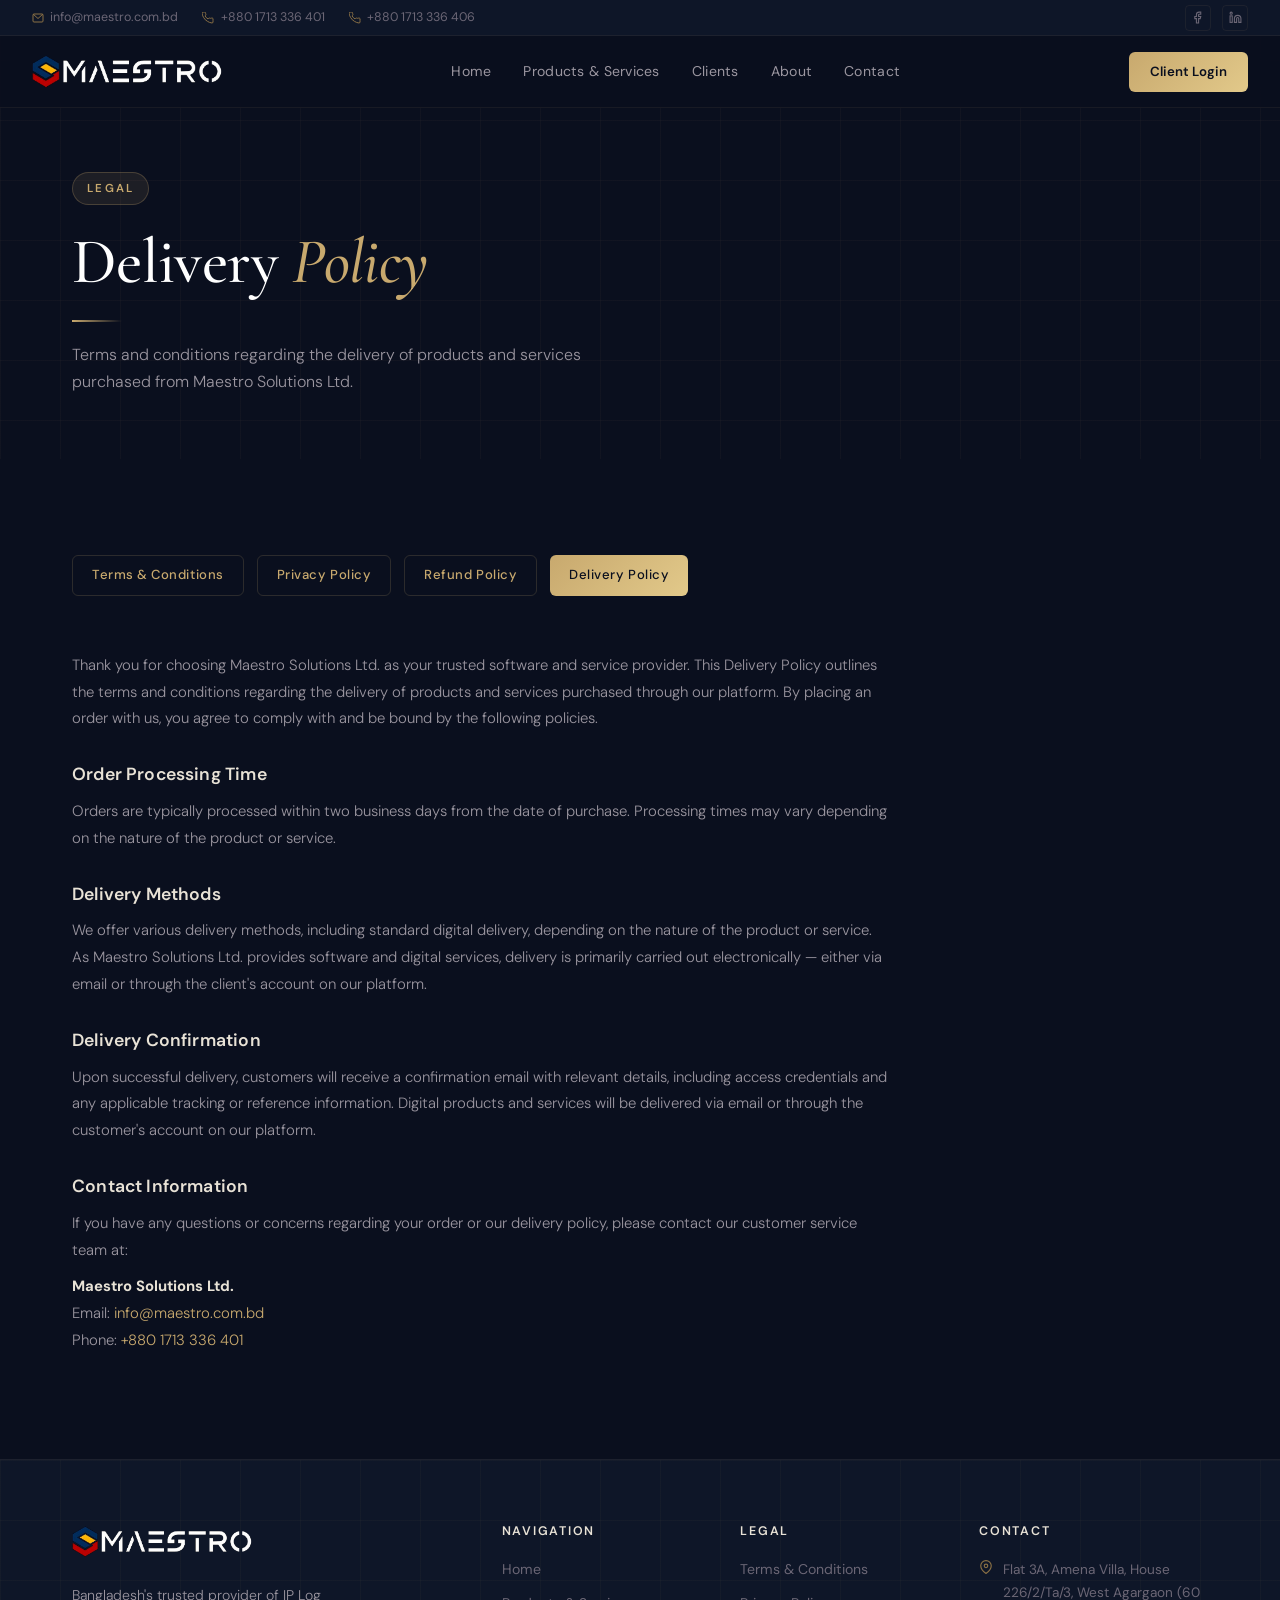
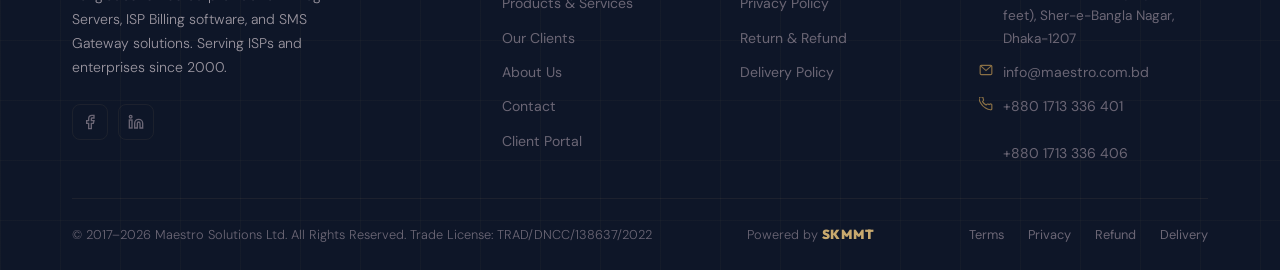
<file: delivery.html>
<!DOCTYPE html>
<html lang="en">
<head>
  <meta charset="UTF-8">
  <link rel="icon" type="image/x-icon" href="favicon.ico">
  <meta name="viewport" content="width=device-width, initial-scale=1.0">
  <title>Delivery Policy — Maestro Solutions Ltd.</title>
  <link rel="stylesheet" href="style.css">
</head>
<body>

<section class="page-hero bg-pattern" style="position:relative;overflow:hidden;">
  <div class="bg-grid"></div>
  <div class="container page-hero-content">
    <div class="label-tag">Legal</div>
    <h1>Delivery <em style="font-style:italic;color:var(--gold);">Policy</em></h1>
    <div class="divider-gold"></div>
    <p style="font-size:1rem;max-width:560px;color:var(--text-muted);">Terms and conditions regarding the delivery of products and services purchased from Maestro Solutions Ltd.</p>
  </div>
</section>

<section class="section">
  <div class="container">
    <div style="display:flex;gap:1.5rem;flex-wrap:wrap;margin-bottom:1rem;">
      <div class="legal-nav">
        <a href="terms.html" class="btn btn-outline" style="padding:0.5rem 1.2rem;font-size:0.82rem;">Terms &amp; Conditions</a>
        <a href="privacy.html" class="btn btn-outline" style="padding:0.5rem 1.2rem;font-size:0.82rem;">Privacy Policy</a>
        <a href="refund.html" class="btn btn-outline" style="padding:0.5rem 1.2rem;font-size:0.82rem;">Refund Policy</a>
        <a href="delivery.html" class="btn btn-primary" style="padding:0.5rem 1.2rem;font-size:0.82rem;">Delivery Policy</a>
      </div>
    </div>
    <div class="legal-content animate-up">
      <p>Thank you for choosing Maestro Solutions Ltd. as your trusted software and service provider. This Delivery Policy outlines the terms and conditions regarding the delivery of products and services purchased through our platform. By placing an order with us, you agree to comply with and be bound by the following policies.</p>

      <h3>Order Processing Time</h3>
      <p>Orders are typically processed within two business days from the date of purchase. Processing times may vary depending on the nature of the product or service.</p>

      <h3>Delivery Methods</h3>
      <p>We offer various delivery methods, including standard digital delivery, depending on the nature of the product or service. As Maestro Solutions Ltd. provides software and digital services, delivery is primarily carried out electronically — either via email or through the client's account on our platform.</p>

      <h3>Delivery Confirmation</h3>
      <p>Upon successful delivery, customers will receive a confirmation email with relevant details, including access credentials and any applicable tracking or reference information. Digital products and services will be delivered via email or through the customer's account on our platform.</p>

      <h3>Contact Information</h3>
      <p>If you have any questions or concerns regarding your order or our delivery policy, please contact our customer service team at:</p>
      <p>
        <strong>Maestro Solutions Ltd.</strong><br>
        Email: <a href="mailto:info@maestro.com.bd">info@maestro.com.bd</a><br>
        Phone: <a href="tel:+8801713336401">+880 1713 336 401</a>
      </p>
    </div>
  </div>
</section>

<script src="shared.js"></script>
</body>
</html>
</file>
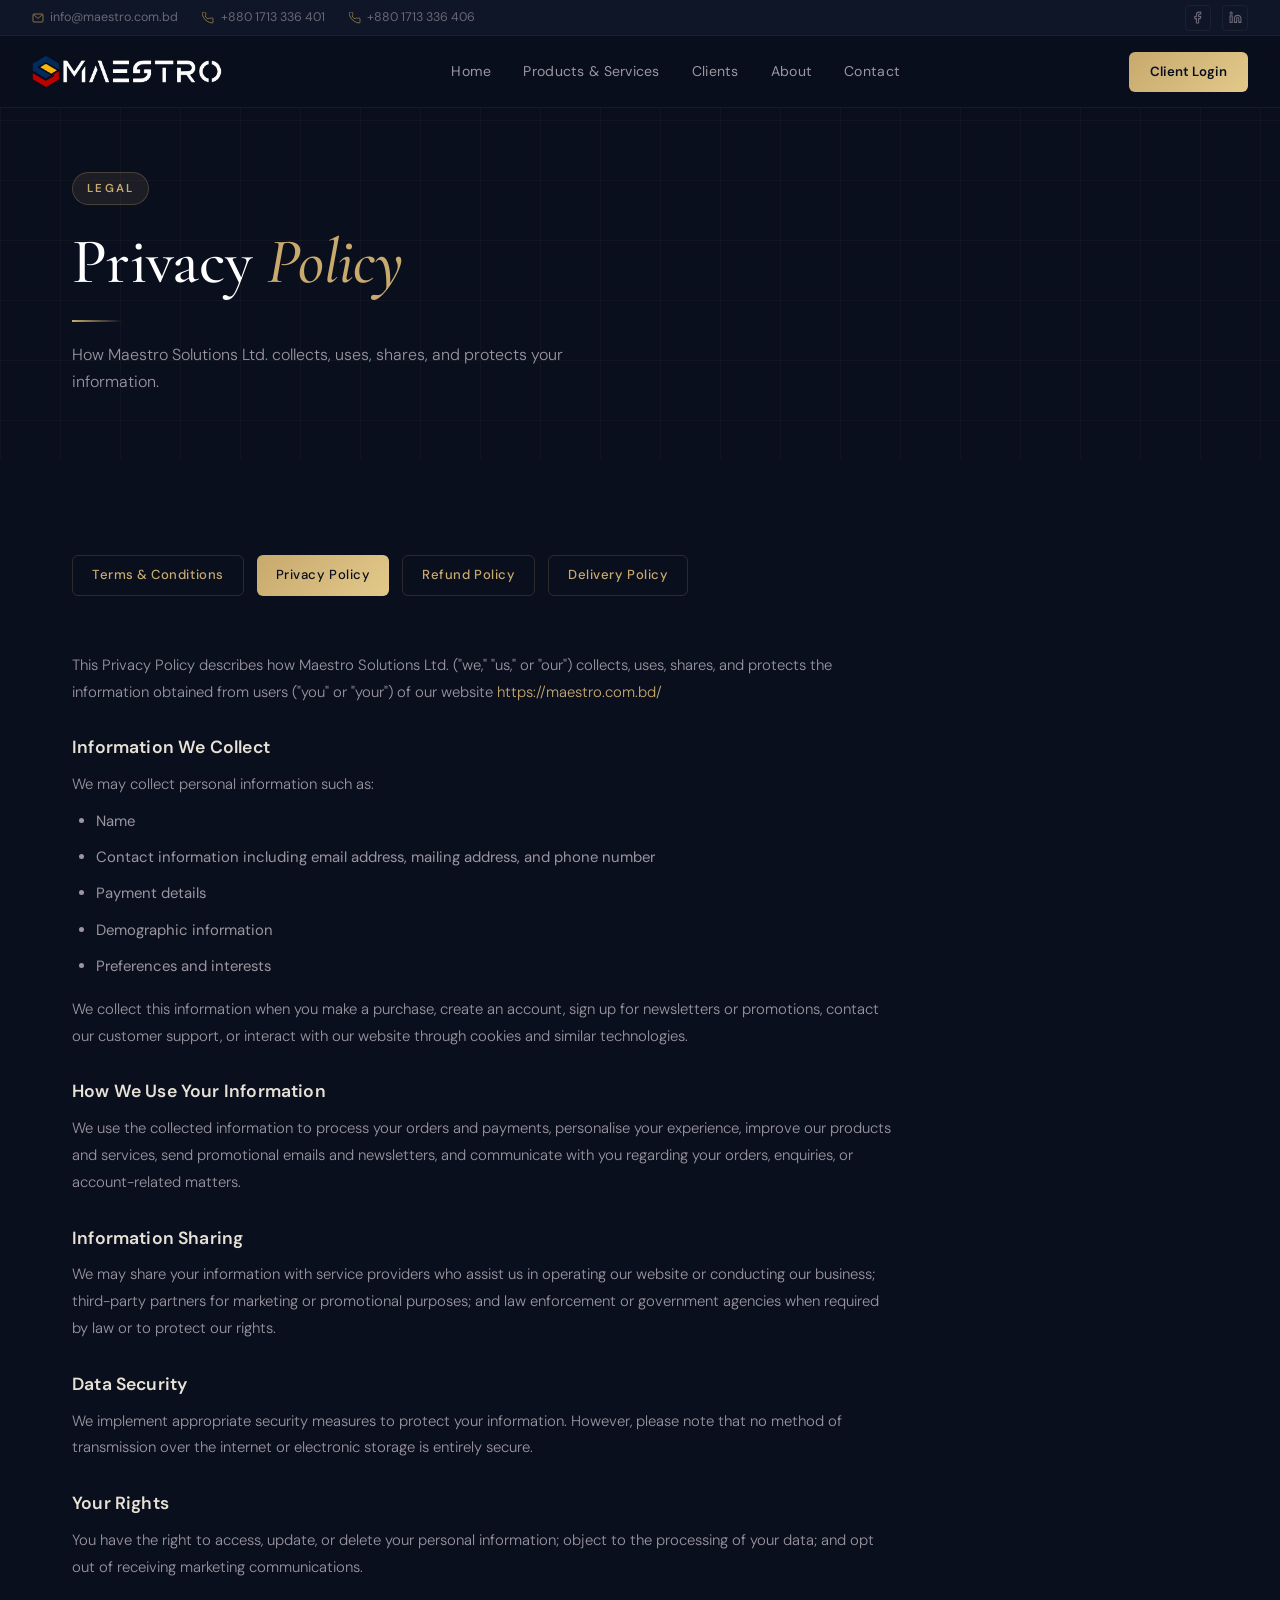
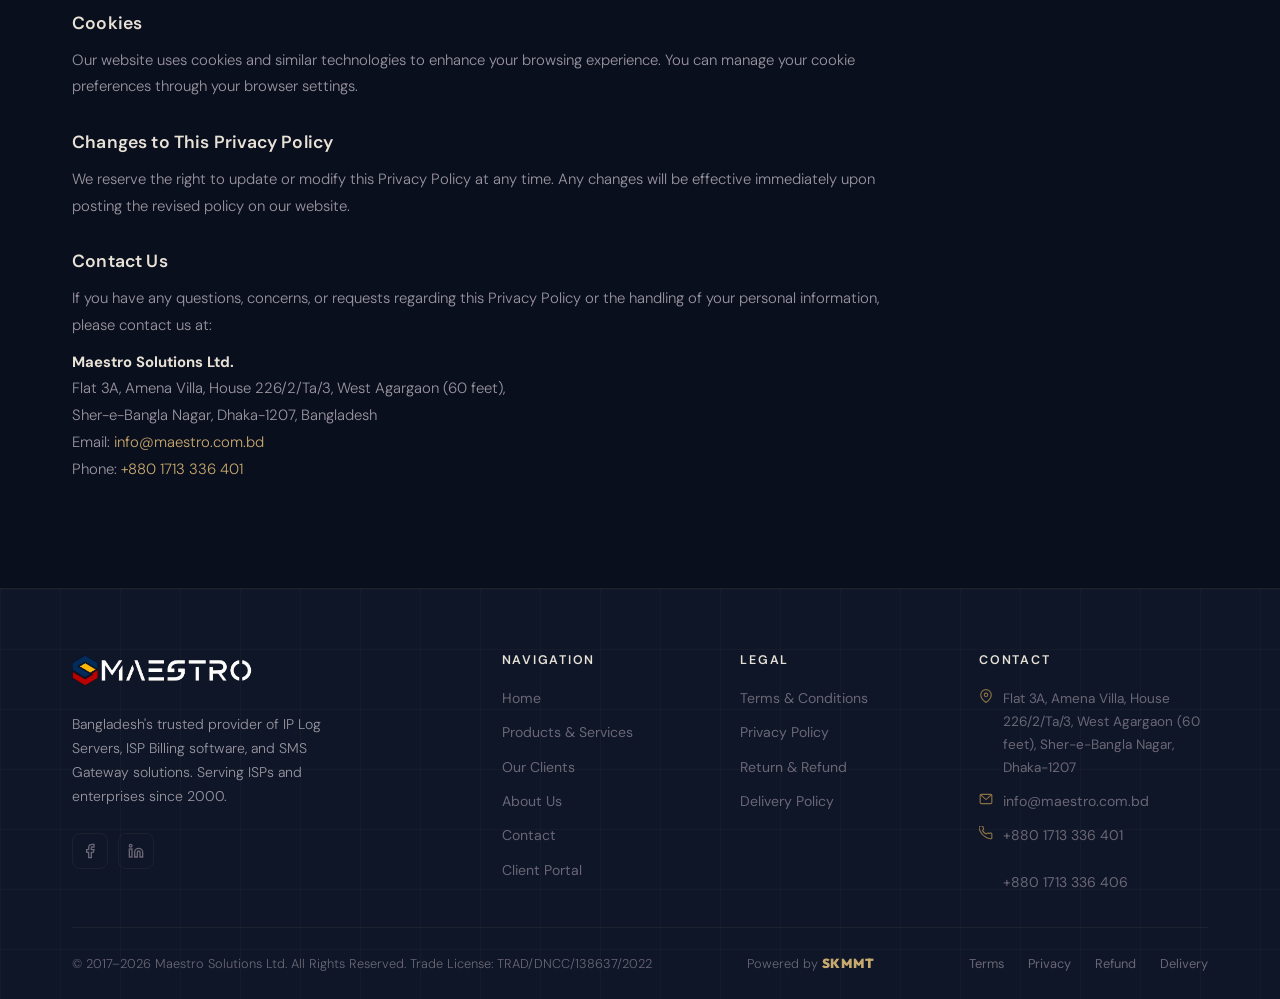
<file: privacy.html>
<!DOCTYPE html>
<html lang="en">
<head>
  <meta charset="UTF-8">
  <link rel="icon" type="image/x-icon" href="favicon.ico">
  <meta name="viewport" content="width=device-width, initial-scale=1.0">
  <title>Privacy Policy — Maestro Solutions Ltd.</title>
  <link rel="stylesheet" href="style.css">
</head>
<body>

<section class="page-hero bg-pattern" style="position:relative;overflow:hidden;">
  <div class="bg-grid"></div>
  <div class="container page-hero-content">
    <div class="label-tag">Legal</div>
    <h1>Privacy <em style="font-style:italic;color:var(--gold);">Policy</em></h1>
    <div class="divider-gold"></div>
    <p style="font-size:1rem;max-width:560px;color:var(--text-muted);">How Maestro Solutions Ltd. collects, uses, shares, and protects your information.</p>
  </div>
</section>

<section class="section">
  <div class="container">
    <div style="display:flex;gap:1.5rem;flex-wrap:wrap;margin-bottom:1rem;">
      <div class="legal-nav">
        <a href="terms.html" class="btn btn-outline" style="padding:0.5rem 1.2rem;font-size:0.82rem;">Terms &amp; Conditions</a>
        <a href="privacy.html" class="btn btn-primary" style="padding:0.5rem 1.2rem;font-size:0.82rem;">Privacy Policy</a>
        <a href="refund.html" class="btn btn-outline" style="padding:0.5rem 1.2rem;font-size:0.82rem;">Refund Policy</a>
        <a href="delivery.html" class="btn btn-outline" style="padding:0.5rem 1.2rem;font-size:0.82rem;">Delivery Policy</a>
      </div>
    </div>
    <div class="legal-content animate-up">
      <p>This Privacy Policy describes how Maestro Solutions Ltd. ("we," "us," or "our") collects, uses, shares, and protects the information obtained from users ("you" or "your") of our website <a href="https://maestro.com.bd/">https://maestro.com.bd/</a></p>

      <h3>Information We Collect</h3>
      <p>We may collect personal information such as:</p>
      <ul>
        <li>Name</li>
        <li>Contact information including email address, mailing address, and phone number</li>
        <li>Payment details</li>
        <li>Demographic information</li>
        <li>Preferences and interests</li>
      </ul>
      <p>We collect this information when you make a purchase, create an account, sign up for newsletters or promotions, contact our customer support, or interact with our website through cookies and similar technologies.</p>

      <h3>How We Use Your Information</h3>
      <p>We use the collected information to process your orders and payments, personalise your experience, improve our products and services, send promotional emails and newsletters, and communicate with you regarding your orders, enquiries, or account-related matters.</p>

      <h3>Information Sharing</h3>
      <p>We may share your information with service providers who assist us in operating our website or conducting our business; third-party partners for marketing or promotional purposes; and law enforcement or government agencies when required by law or to protect our rights.</p>

      <h3>Data Security</h3>
      <p>We implement appropriate security measures to protect your information. However, please note that no method of transmission over the internet or electronic storage is entirely secure.</p>

      <h3>Your Rights</h3>
      <p>You have the right to access, update, or delete your personal information; object to the processing of your data; and opt out of receiving marketing communications.</p>

      <h3>Cookies</h3>
      <p>Our website uses cookies and similar technologies to enhance your browsing experience. You can manage your cookie preferences through your browser settings.</p>

      <h3>Changes to This Privacy Policy</h3>
      <p>We reserve the right to update or modify this Privacy Policy at any time. Any changes will be effective immediately upon posting the revised policy on our website.</p>

      <h3>Contact Us</h3>
      <p>If you have any questions, concerns, or requests regarding this Privacy Policy or the handling of your personal information, please contact us at:</p>
      <p>
        <strong>Maestro Solutions Ltd.</strong><br>
        Flat 3A, Amena Villa, House 226/2/Ta/3, West Agargaon (60 feet),<br>
        Sher-e-Bangla Nagar, Dhaka-1207, Bangladesh<br>
        Email: <a href="mailto:info@maestro.com.bd">info@maestro.com.bd</a><br>
        Phone: <a href="tel:+8801713336401">+880 1713 336 401</a>
      </p>
    </div>
  </div>
</section>

<script src="shared.js"></script>
</body>
</html>
</file>
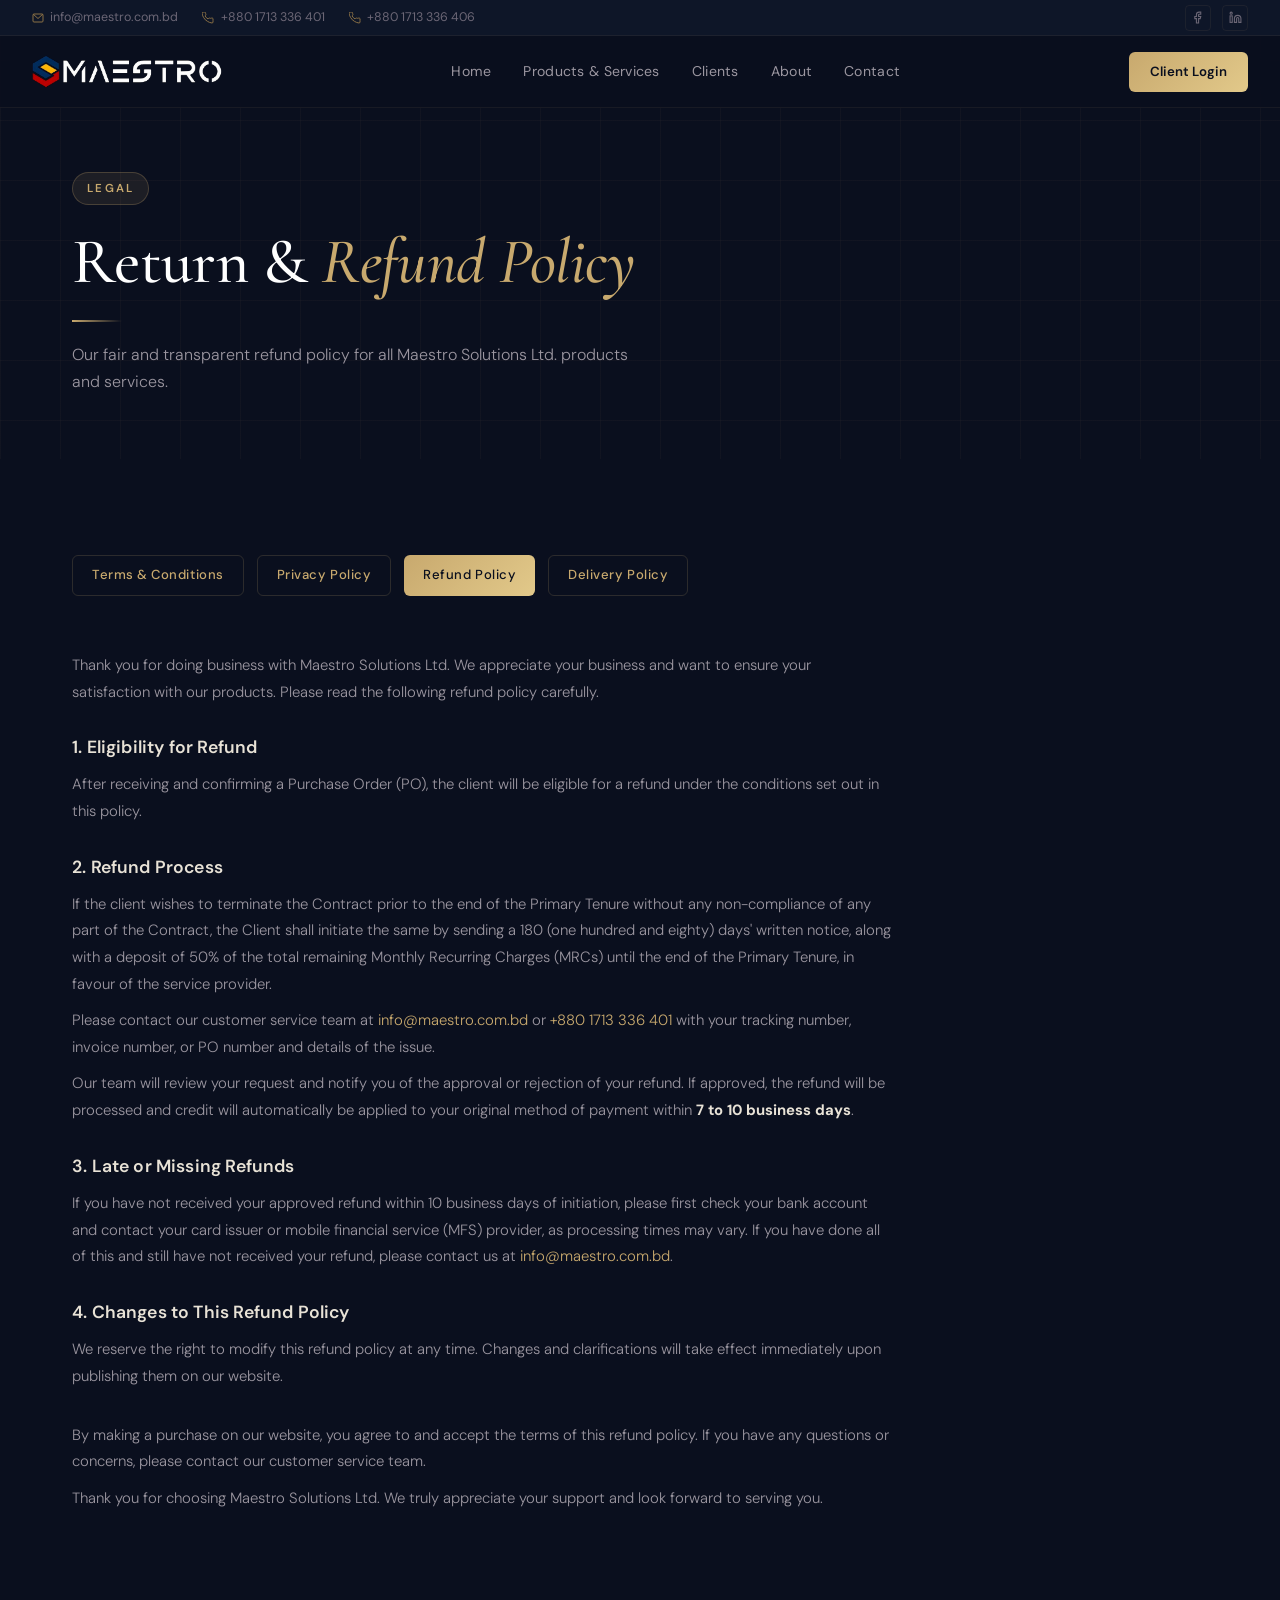
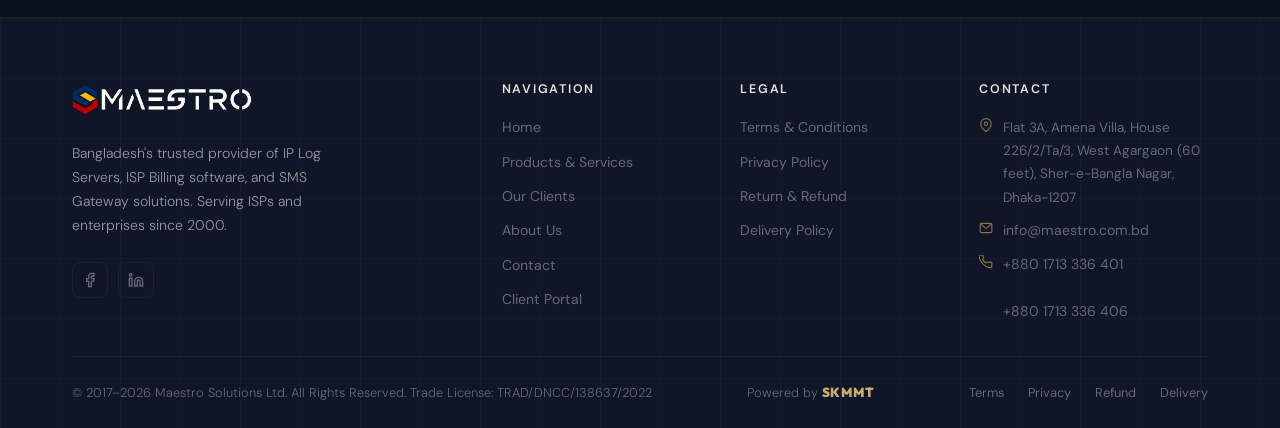
<file: refund.html>
<!DOCTYPE html>
<html lang="en">
<head>
  <meta charset="UTF-8">
  <link rel="icon" type="image/x-icon" href="favicon.ico">
  <meta name="viewport" content="width=device-width, initial-scale=1.0">
  <title>Return &amp; Refund Policy — Maestro Solutions Ltd.</title>
  <link rel="stylesheet" href="style.css">
</head>
<body>

<section class="page-hero bg-pattern" style="position:relative;overflow:hidden;">
  <div class="bg-grid"></div>
  <div class="container page-hero-content">
    <div class="label-tag">Legal</div>
    <h1>Return &amp; <em style="font-style:italic;color:var(--gold);">Refund Policy</em></h1>
    <div class="divider-gold"></div>
    <p style="font-size:1rem;max-width:560px;color:var(--text-muted);">Our fair and transparent refund policy for all Maestro Solutions Ltd. products and services.</p>
  </div>
</section>

<section class="section">
  <div class="container">
    <div style="display:flex;gap:1.5rem;flex-wrap:wrap;margin-bottom:1rem;">
      <div class="legal-nav">
        <a href="terms.html" class="btn btn-outline" style="padding:0.5rem 1.2rem;font-size:0.82rem;">Terms &amp; Conditions</a>
        <a href="privacy.html" class="btn btn-outline" style="padding:0.5rem 1.2rem;font-size:0.82rem;">Privacy Policy</a>
        <a href="refund.html" class="btn btn-primary" style="padding:0.5rem 1.2rem;font-size:0.82rem;">Refund Policy</a>
        <a href="delivery.html" class="btn btn-outline" style="padding:0.5rem 1.2rem;font-size:0.82rem;">Delivery Policy</a>
      </div>
    </div>
    <div class="legal-content animate-up">
      <p>Thank you for doing business with Maestro Solutions Ltd. We appreciate your business and want to ensure your satisfaction with our products. Please read the following refund policy carefully.</p>

      <h3>1. Eligibility for Refund</h3>
      <p>After receiving and confirming a Purchase Order (PO), the client will be eligible for a refund under the conditions set out in this policy.</p>

      <h3>2. Refund Process</h3>
      <p>If the client wishes to terminate the Contract prior to the end of the Primary Tenure without any non-compliance of any part of the Contract, the Client shall initiate the same by sending a 180 (one hundred and eighty) days' written notice, along with a deposit of 50% of the total remaining Monthly Recurring Charges (MRCs) until the end of the Primary Tenure, in favour of the service provider.</p>
      <p>Please contact our customer service team at <a href="mailto:info@maestro.com.bd">info@maestro.com.bd</a> or <a href="tel:+8801713336401">+880 1713 336 401</a> with your tracking number, invoice number, or PO number and details of the issue.</p>
      <p>Our team will review your request and notify you of the approval or rejection of your refund. If approved, the refund will be processed and credit will automatically be applied to your original method of payment within <strong>7 to 10 business days</strong>.</p>

      <h3>3. Late or Missing Refunds</h3>
      <p>If you have not received your approved refund within 10 business days of initiation, please first check your bank account and contact your card issuer or mobile financial service (MFS) provider, as processing times may vary. If you have done all of this and still have not received your refund, please contact us at <a href="mailto:info@maestro.com.bd">info@maestro.com.bd</a>.</p>

      <h3>4. Changes to This Refund Policy</h3>
      <p>We reserve the right to modify this refund policy at any time. Changes and clarifications will take effect immediately upon publishing them on our website.</p>

      <p style="margin-top:2rem;">By making a purchase on our website, you agree to and accept the terms of this refund policy. If you have any questions or concerns, please contact our customer service team.</p>

      <p>Thank you for choosing Maestro Solutions Ltd. We truly appreciate your support and look forward to serving you.</p>
    </div>
  </div>
</section>

<script src="shared.js"></script>
</body>
</html>
</file>
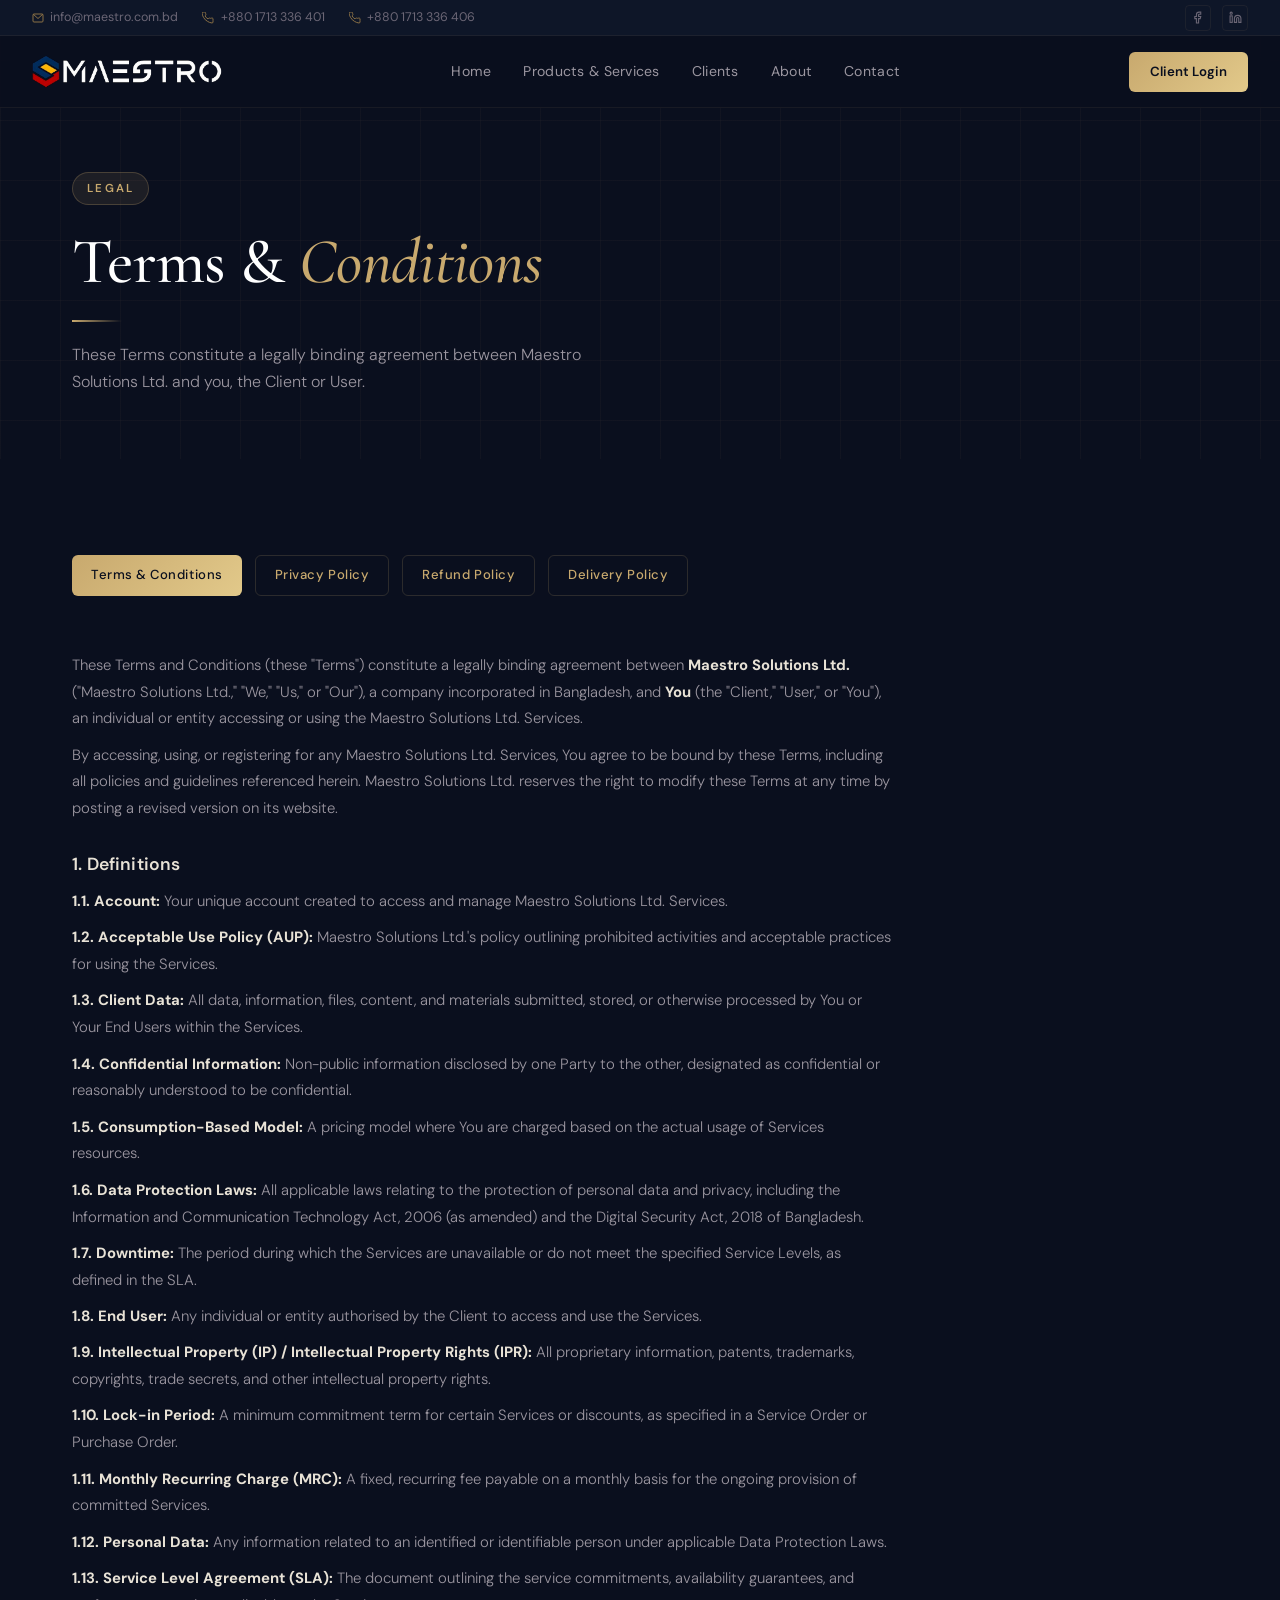
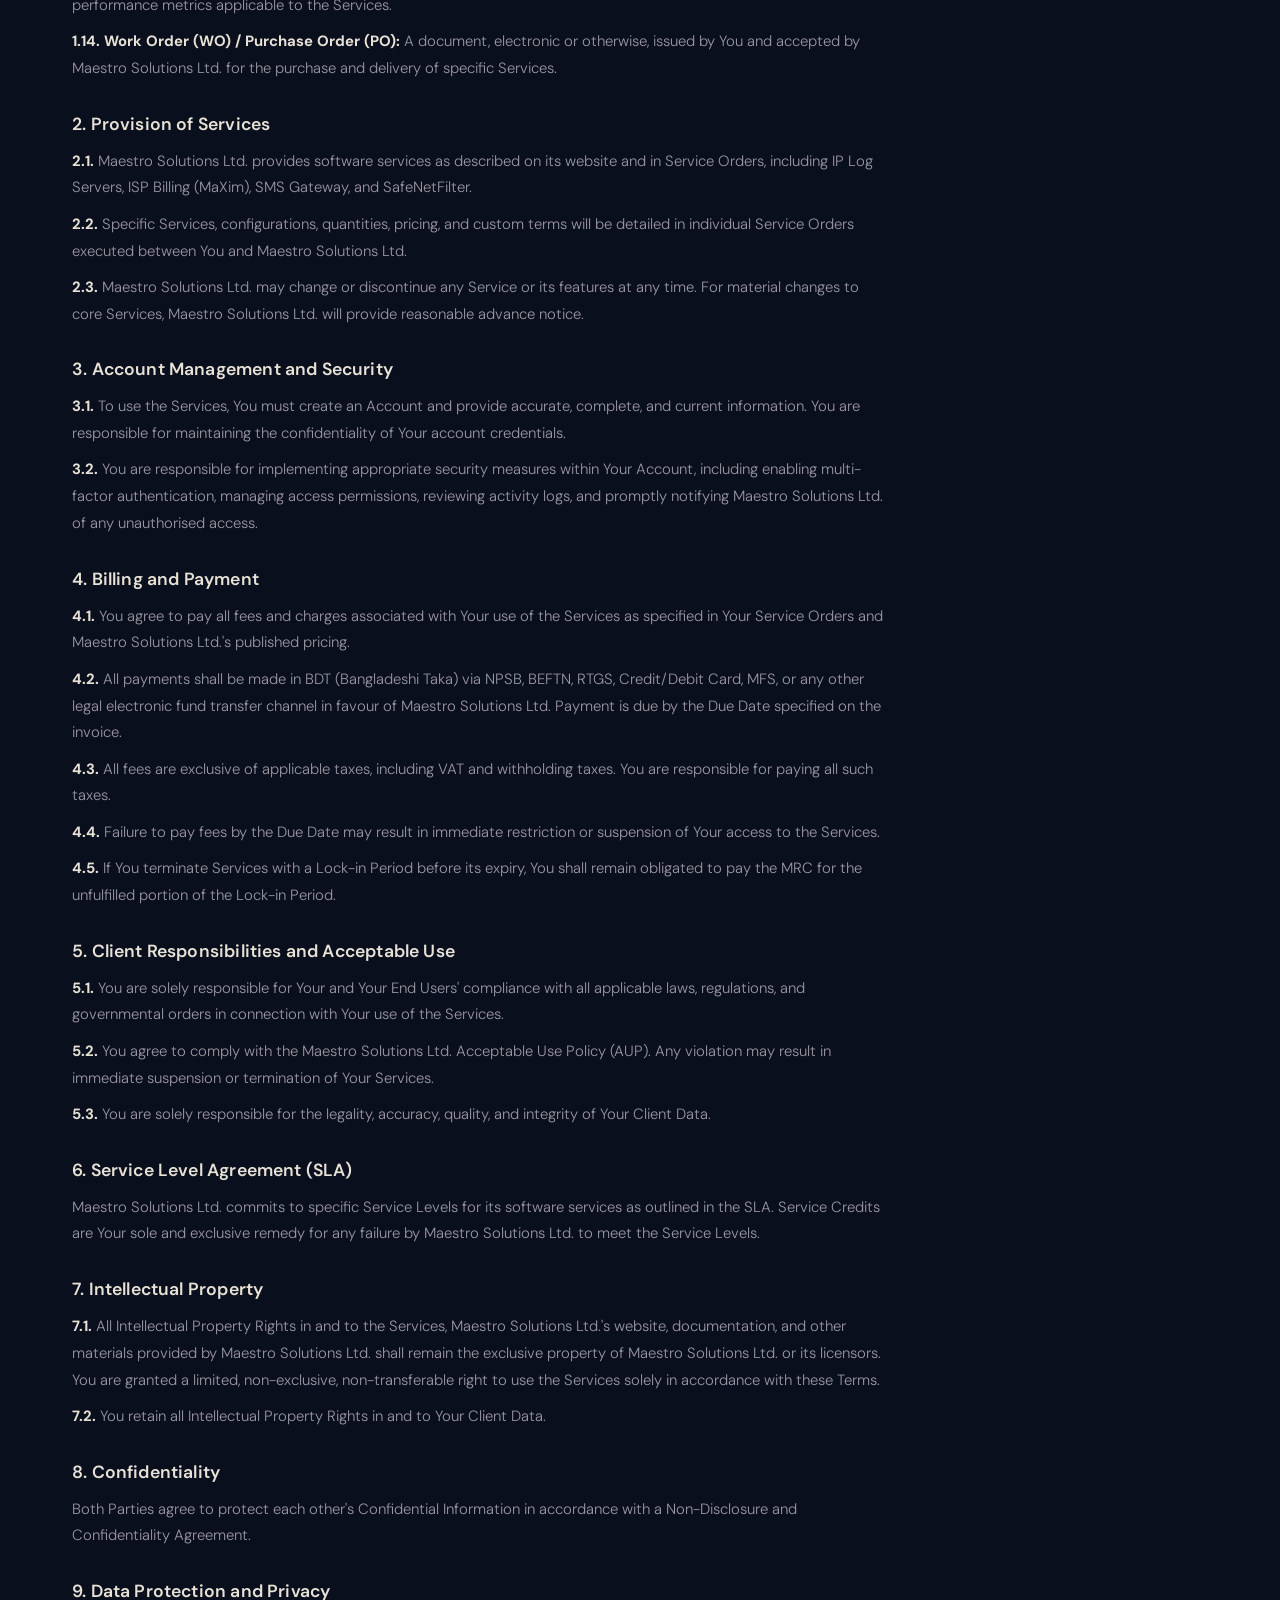
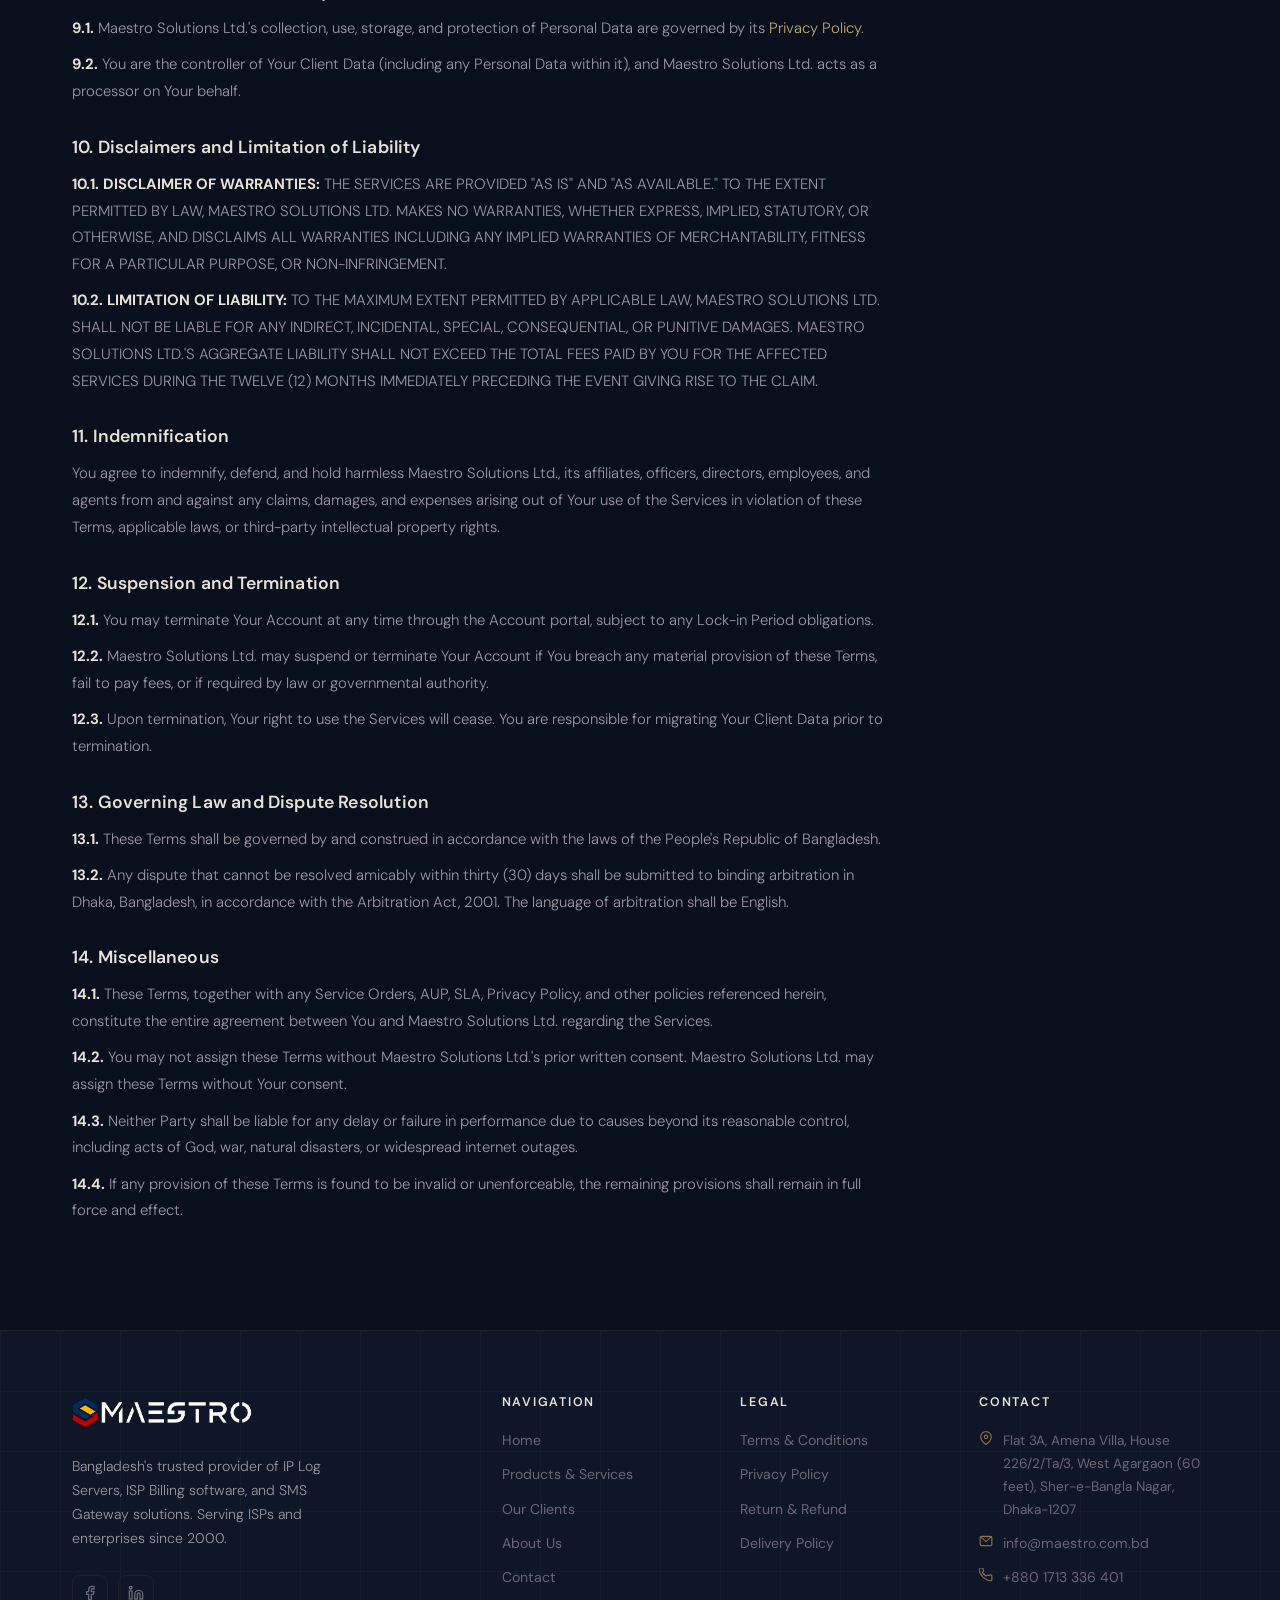
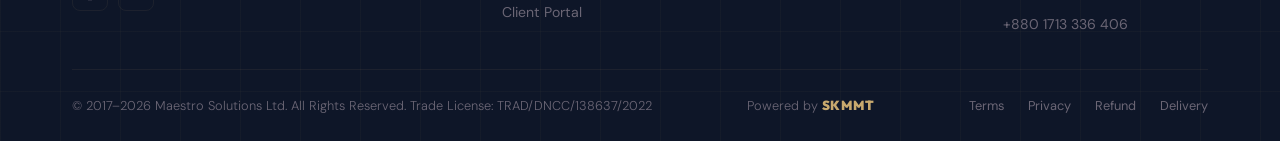
<file: terms.html>
<!DOCTYPE html>
<html lang="en">
<head>
  <meta charset="UTF-8">
  <link rel="icon" type="image/x-icon" href="favicon.ico">
  <meta name="viewport" content="width=device-width, initial-scale=1.0">
  <title>Terms &amp; Conditions — Maestro Solutions Ltd.</title>
  <link rel="stylesheet" href="style.css">
</head>
<body>

<section class="page-hero bg-pattern" style="position:relative;overflow:hidden;">
  <div class="bg-grid"></div>
  <div class="container page-hero-content">
    <div class="label-tag">Legal</div>
    <h1>Terms &amp; <em style="font-style:italic;color:var(--gold);">Conditions</em></h1>
    <div class="divider-gold"></div>
    <p style="font-size:1rem;max-width:560px;color:var(--text-muted);">These Terms constitute a legally binding agreement between Maestro Solutions Ltd. and you, the Client or User.</p>
  </div>
</section>

<section class="section">
  <div class="container">
    <div style="display:flex;gap:1.5rem;flex-wrap:wrap;margin-bottom:1rem;">
      <div class="legal-nav">
        <a href="terms.html" class="btn btn-primary" style="padding:0.5rem 1.2rem;font-size:0.82rem;">Terms &amp; Conditions</a>
        <a href="privacy.html" class="btn btn-outline" style="padding:0.5rem 1.2rem;font-size:0.82rem;">Privacy Policy</a>
        <a href="refund.html" class="btn btn-outline" style="padding:0.5rem 1.2rem;font-size:0.82rem;">Refund Policy</a>
        <a href="delivery.html" class="btn btn-outline" style="padding:0.5rem 1.2rem;font-size:0.82rem;">Delivery Policy</a>
      </div>
    </div>
    <div class="legal-content animate-up">

      <p>These Terms and Conditions (these "Terms") constitute a legally binding agreement between <strong>Maestro Solutions Ltd.</strong> ("Maestro Solutions Ltd.," "We," "Us," or "Our"), a company incorporated in Bangladesh, and <strong>You</strong> (the "Client," "User," or "You"), an individual or entity accessing or using the Maestro Solutions Ltd. Services.</p>
      <p>By accessing, using, or registering for any Maestro Solutions Ltd. Services, You agree to be bound by these Terms, including all policies and guidelines referenced herein. Maestro Solutions Ltd. reserves the right to modify these Terms at any time by posting a revised version on its website.</p>

      <h3>1. Definitions</h3>
      <p><strong>1.1. Account:</strong> Your unique account created to access and manage Maestro Solutions Ltd. Services.</p>
      <p><strong>1.2. Acceptable Use Policy (AUP):</strong> Maestro Solutions Ltd.'s policy outlining prohibited activities and acceptable practices for using the Services.</p>
      <p><strong>1.3. Client Data:</strong> All data, information, files, content, and materials submitted, stored, or otherwise processed by You or Your End Users within the Services.</p>
      <p><strong>1.4. Confidential Information:</strong> Non-public information disclosed by one Party to the other, designated as confidential or reasonably understood to be confidential.</p>
      <p><strong>1.5. Consumption-Based Model:</strong> A pricing model where You are charged based on the actual usage of Services resources.</p>
      <p><strong>1.6. Data Protection Laws:</strong> All applicable laws relating to the protection of personal data and privacy, including the Information and Communication Technology Act, 2006 (as amended) and the Digital Security Act, 2018 of Bangladesh.</p>
      <p><strong>1.7. Downtime:</strong> The period during which the Services are unavailable or do not meet the specified Service Levels, as defined in the SLA.</p>
      <p><strong>1.8. End User:</strong> Any individual or entity authorised by the Client to access and use the Services.</p>
      <p><strong>1.9. Intellectual Property (IP) / Intellectual Property Rights (IPR):</strong> All proprietary information, patents, trademarks, copyrights, trade secrets, and other intellectual property rights.</p>
      <p><strong>1.10. Lock-in Period:</strong> A minimum commitment term for certain Services or discounts, as specified in a Service Order or Purchase Order.</p>
      <p><strong>1.11. Monthly Recurring Charge (MRC):</strong> A fixed, recurring fee payable on a monthly basis for the ongoing provision of committed Services.</p>
      <p><strong>1.12. Personal Data:</strong> Any information related to an identified or identifiable person under applicable Data Protection Laws.</p>
      <p><strong>1.13. Service Level Agreement (SLA):</strong> The document outlining the service commitments, availability guarantees, and performance metrics applicable to the Services.</p>
      <p><strong>1.14. Work Order (WO) / Purchase Order (PO):</strong> A document, electronic or otherwise, issued by You and accepted by Maestro Solutions Ltd. for the purchase and delivery of specific Services.</p>

      <h3>2. Provision of Services</h3>
      <p><strong>2.1.</strong> Maestro Solutions Ltd. provides software services as described on its website and in Service Orders, including IP Log Servers, ISP Billing (MaXim), SMS Gateway, and SafeNetFilter.</p>
      <p><strong>2.2.</strong> Specific Services, configurations, quantities, pricing, and custom terms will be detailed in individual Service Orders executed between You and Maestro Solutions Ltd.</p>
      <p><strong>2.3.</strong> Maestro Solutions Ltd. may change or discontinue any Service or its features at any time. For material changes to core Services, Maestro Solutions Ltd. will provide reasonable advance notice.</p>

      <h3>3. Account Management and Security</h3>
      <p><strong>3.1.</strong> To use the Services, You must create an Account and provide accurate, complete, and current information. You are responsible for maintaining the confidentiality of Your account credentials.</p>
      <p><strong>3.2.</strong> You are responsible for implementing appropriate security measures within Your Account, including enabling multi-factor authentication, managing access permissions, reviewing activity logs, and promptly notifying Maestro Solutions Ltd. of any unauthorised access.</p>

      <h3>4. Billing and Payment</h3>
      <p><strong>4.1.</strong> You agree to pay all fees and charges associated with Your use of the Services as specified in Your Service Orders and Maestro Solutions Ltd.'s published pricing.</p>
      <p><strong>4.2.</strong> All payments shall be made in BDT (Bangladeshi Taka) via NPSB, BEFTN, RTGS, Credit/Debit Card, MFS, or any other legal electronic fund transfer channel in favour of Maestro Solutions Ltd. Payment is due by the Due Date specified on the invoice.</p>
      <p><strong>4.3.</strong> All fees are exclusive of applicable taxes, including VAT and withholding taxes. You are responsible for paying all such taxes.</p>
      <p><strong>4.4.</strong> Failure to pay fees by the Due Date may result in immediate restriction or suspension of Your access to the Services.</p>
      <p><strong>4.5.</strong> If You terminate Services with a Lock-in Period before its expiry, You shall remain obligated to pay the MRC for the unfulfilled portion of the Lock-in Period.</p>

      <h3>5. Client Responsibilities and Acceptable Use</h3>
      <p><strong>5.1.</strong> You are solely responsible for Your and Your End Users' compliance with all applicable laws, regulations, and governmental orders in connection with Your use of the Services.</p>
      <p><strong>5.2.</strong> You agree to comply with the Maestro Solutions Ltd. Acceptable Use Policy (AUP). Any violation may result in immediate suspension or termination of Your Services.</p>
      <p><strong>5.3.</strong> You are solely responsible for the legality, accuracy, quality, and integrity of Your Client Data.</p>

      <h3>6. Service Level Agreement (SLA)</h3>
      <p>Maestro Solutions Ltd. commits to specific Service Levels for its software services as outlined in the SLA. Service Credits are Your sole and exclusive remedy for any failure by Maestro Solutions Ltd. to meet the Service Levels.</p>

      <h3>7. Intellectual Property</h3>
      <p><strong>7.1.</strong> All Intellectual Property Rights in and to the Services, Maestro Solutions Ltd.'s website, documentation, and other materials provided by Maestro Solutions Ltd. shall remain the exclusive property of Maestro Solutions Ltd. or its licensors. You are granted a limited, non-exclusive, non-transferable right to use the Services solely in accordance with these Terms.</p>
      <p><strong>7.2.</strong> You retain all Intellectual Property Rights in and to Your Client Data.</p>

      <h3>8. Confidentiality</h3>
      <p>Both Parties agree to protect each other's Confidential Information in accordance with a Non-Disclosure and Confidentiality Agreement.</p>

      <h3>9. Data Protection and Privacy</h3>
      <p><strong>9.1.</strong> Maestro Solutions Ltd.'s collection, use, storage, and protection of Personal Data are governed by its <a href="privacy.html">Privacy Policy</a>.</p>
      <p><strong>9.2.</strong> You are the controller of Your Client Data (including any Personal Data within it), and Maestro Solutions Ltd. acts as a processor on Your behalf.</p>

      <h3>10. Disclaimers and Limitation of Liability</h3>
      <p><strong>10.1. DISCLAIMER OF WARRANTIES:</strong> THE SERVICES ARE PROVIDED "AS IS" AND "AS AVAILABLE." TO THE EXTENT PERMITTED BY LAW, MAESTRO SOLUTIONS LTD. MAKES NO WARRANTIES, WHETHER EXPRESS, IMPLIED, STATUTORY, OR OTHERWISE, AND DISCLAIMS ALL WARRANTIES INCLUDING ANY IMPLIED WARRANTIES OF MERCHANTABILITY, FITNESS FOR A PARTICULAR PURPOSE, OR NON-INFRINGEMENT.</p>
      <p><strong>10.2. LIMITATION OF LIABILITY:</strong> TO THE MAXIMUM EXTENT PERMITTED BY APPLICABLE LAW, MAESTRO SOLUTIONS LTD. SHALL NOT BE LIABLE FOR ANY INDIRECT, INCIDENTAL, SPECIAL, CONSEQUENTIAL, OR PUNITIVE DAMAGES. MAESTRO SOLUTIONS LTD.'S AGGREGATE LIABILITY SHALL NOT EXCEED THE TOTAL FEES PAID BY YOU FOR THE AFFECTED SERVICES DURING THE TWELVE (12) MONTHS IMMEDIATELY PRECEDING THE EVENT GIVING RISE TO THE CLAIM.</p>

      <h3>11. Indemnification</h3>
      <p>You agree to indemnify, defend, and hold harmless Maestro Solutions Ltd., its affiliates, officers, directors, employees, and agents from and against any claims, damages, and expenses arising out of Your use of the Services in violation of these Terms, applicable laws, or third-party intellectual property rights.</p>

      <h3>12. Suspension and Termination</h3>
      <p><strong>12.1.</strong> You may terminate Your Account at any time through the Account portal, subject to any Lock-in Period obligations.</p>
      <p><strong>12.2.</strong> Maestro Solutions Ltd. may suspend or terminate Your Account if You breach any material provision of these Terms, fail to pay fees, or if required by law or governmental authority.</p>
      <p><strong>12.3.</strong> Upon termination, Your right to use the Services will cease. You are responsible for migrating Your Client Data prior to termination.</p>

      <h3>13. Governing Law and Dispute Resolution</h3>
      <p><strong>13.1.</strong> These Terms shall be governed by and construed in accordance with the laws of the People's Republic of Bangladesh.</p>
      <p><strong>13.2.</strong> Any dispute that cannot be resolved amicably within thirty (30) days shall be submitted to binding arbitration in Dhaka, Bangladesh, in accordance with the Arbitration Act, 2001. The language of arbitration shall be English.</p>

      <h3>14. Miscellaneous</h3>
      <p><strong>14.1.</strong> These Terms, together with any Service Orders, AUP, SLA, Privacy Policy, and other policies referenced herein, constitute the entire agreement between You and Maestro Solutions Ltd. regarding the Services.</p>
      <p><strong>14.2.</strong> You may not assign these Terms without Maestro Solutions Ltd.'s prior written consent. Maestro Solutions Ltd. may assign these Terms without Your consent.</p>
      <p><strong>14.3.</strong> Neither Party shall be liable for any delay or failure in performance due to causes beyond its reasonable control, including acts of God, war, natural disasters, or widespread internet outages.</p>
      <p><strong>14.4.</strong> If any provision of these Terms is found to be invalid or unenforceable, the remaining provisions shall remain in full force and effect.</p>

    </div>
  </div>
</section>

<script src="shared.js"></script>
</body>
</html>
</file>
<file: style.css>
/* ===================================
   MAESTRO SOLUTIONS LTD — GLOBAL CSS
   =================================== */

@import url('https://fonts.googleapis.com/css2?family=Cormorant+Garamond:ital,wght@0,300;0,400;0,500;0,600;0,700;1,300;1,400&family=DM+Sans:ital,opsz,wght@0,9..40,300;0,9..40,400;0,9..40,500;0,9..40,600;0,9..40,700;1,9..40,300;1,9..40,400&family=Outfit:wght@900&display=swap');

/* ─── CSS VARIABLES ─── */
:root {
  --navy:           #0A0F1E;
  --navy-mid:       #0E1628;
  --navy-light:     #13213A;
  --navy-card:      #111827;
  --gold:           #C8A96E;
  --gold-light:     #E2C98A;
  --gold-pale:      #F0E3C5;
  --gold-dim:       #8A7045;
  --white:          #FFFFFF;
  --off-white:      #F5F0E8;
  --text-main:      #E8E2D6;
  --text-muted:     #9B96A0;
  --text-dim:       #6B6675;
  --border:         rgba(200,169,110,0.18);
  --border-dim:     rgba(200,169,110,0.08);
  --glass-bg:       rgba(19,33,58,0.72);
  --glass-border:   rgba(200,169,110,0.22);
  --shadow-gold:    0 8px 40px rgba(200,169,110,0.12);
  --shadow-deep:    0 20px 60px rgba(0,0,0,0.5);
  --radius:         12px;
  --radius-lg:      20px;
  --font-display:   'Cormorant Garamond', Georgia, serif;
  --font-body:      'DM Sans', system-ui, sans-serif;
  --announce-height: 36px;
  --nav-height:     72px;
  --header-total:   calc(var(--announce-height) + var(--nav-height));
  --transition:     0.35s cubic-bezier(0.4,0,0.2,1);
}

/* ─── RESET & BASE ─── */
*, *::before, *::after { box-sizing: border-box; margin: 0; padding: 0; }

html { scroll-behavior: smooth; font-size: 16px; }

body {
  font-family: var(--font-body);
  background: var(--navy);
  color: var(--text-main);
  line-height: 1.7;
  overflow-x: hidden;
  -webkit-font-smoothing: antialiased;
}

/* ─── TYPOGRAPHY ─── */
h1, h2, h3, h4, h5 {
  font-family: var(--font-display);
  font-weight: 600;
  line-height: 1.2;
  letter-spacing: 0.01em;
  color: var(--white);
}

h1 { font-size: clamp(2.6rem, 5vw, 4.2rem); font-weight: 500; letter-spacing: -0.01em; }
h2 { font-size: clamp(2rem, 3.5vw, 3rem); font-weight: 500; }
h3 { font-size: clamp(1.3rem, 2vw, 1.7rem); font-weight: 500; }
h4 { font-size: 1.15rem; font-weight: 600; font-family: var(--font-body); }

p { color: var(--text-muted); font-size: 1rem; font-weight: 300; }

a { color: var(--gold); text-decoration: none; transition: color var(--transition); }
a:hover { color: var(--gold-light); }

img { max-width: 100%; display: block; }

/* ─── UTILITY CLASSES ─── */
.container {
  max-width: 1200px;
  margin: 0 auto;
  padding: 0 2rem;
}

.section {
  padding: 6rem 0;
}

.section-sm {
  padding: 4rem 0;
}

.gold-text { color: var(--gold); }
.gold-text-light { color: var(--gold-light); }

.label-tag {
  display: inline-block;
  font-family: var(--font-body);
  font-size: 0.72rem;
  font-weight: 600;
  letter-spacing: 0.18em;
  text-transform: uppercase;
  color: var(--gold);
  background: rgba(200,169,110,0.1);
  border: 1px solid rgba(200,169,110,0.25);
  padding: 0.35rem 0.9rem;
  border-radius: 30px;
  margin-bottom: 1.2rem;
}

.section-heading {
  margin-bottom: 3.5rem;
}

.section-heading .label-tag { margin-bottom: 1rem; }

.section-heading h2 {
  margin-bottom: 1rem;
}

.section-heading p {
  font-size: 1.05rem;
  max-width: 540px;
}

.divider-gold {
  width: 50px;
  height: 2px;
  background: linear-gradient(90deg, var(--gold), transparent);
  margin: 1.2rem 0;
}

/* ─── BACKGROUND GRID TEXTURE ─── */
.bg-grid {
  position: absolute;
  inset: 0;
  background-image:
    linear-gradient(rgba(200,169,110,0.04) 1px, transparent 1px),
    linear-gradient(90deg, rgba(200,169,110,0.04) 1px, transparent 1px);
  background-size: 60px 60px;
  pointer-events: none;
  z-index: 0;
}

.bg-glow {
  position: absolute;
  border-radius: 50%;
  filter: blur(100px);
  pointer-events: none;
  z-index: 0;
}

/* ─── BUTTONS ─── */
.btn {
  display: inline-flex;
  align-items: center;
  gap: 0.5rem;
  font-family: var(--font-body);
  font-size: 0.9rem;
  font-weight: 500;
  letter-spacing: 0.04em;
  padding: 0.85rem 2rem;
  border-radius: 6px;
  border: none;
  cursor: pointer;
  transition: all var(--transition);
  text-decoration: none;
  white-space: nowrap;
}

.btn-primary {
  background: linear-gradient(135deg, var(--gold) 0%, var(--gold-light) 100%);
  color: var(--navy);
}

.btn-primary:hover {
  transform: translateY(-2px);
  box-shadow: 0 8px 30px rgba(200,169,110,0.4);
  color: var(--navy);
}

.btn-outline {
  background: transparent;
  color: var(--gold);
  border: 1.5px solid var(--border);
}

.btn-outline:hover {
  background: rgba(200,169,110,0.08);
  border-color: var(--gold);
  color: var(--gold-light);
  transform: translateY(-2px);
}

.btn-ghost {
  background: transparent;
  color: var(--text-main);
  padding: 0.5rem 0;
}

.btn-ghost:hover { color: var(--gold); }

.btn svg { width: 16px; height: 16px; flex-shrink: 0; }

/* ─── NAVBAR ─── */
.navbar {
  position: fixed;
  top: var(--announce-height);
  left: 0; right: 0;
  z-index: 1000;
  height: var(--nav-height);
  transition: background 0.4s ease, border-color 0.4s ease, backdrop-filter 0.4s ease;
}

.navbar::before {
  content: '';
  position: absolute;
  inset: 0;
  background: rgba(10,15,30,0);
  backdrop-filter: blur(0px);
  border-bottom: 1px solid rgba(200,169,110,0);
  transition: all 0.4s ease;
}

.navbar.scrolled::before {
  background: rgba(10,15,30,0.92);
  backdrop-filter: blur(20px);
  border-bottom-color: var(--border-dim);
}

.nav-inner {
  max-width: 1280px;
  margin: 0 auto;
  padding: 0 2rem;
  height: 100%;
  display: flex;
  align-items: center;
  justify-content: space-between;
  position: relative;
  z-index: 1;
}

.nav-logo {
  display: flex;
  align-items: center;
  text-decoration: none;
  flex-shrink: 0;
}

.nav-logo img {
  height: 38px;
  width: auto;
  display: block;
  /* Pure transparent PNG — no background, no filter */
  background: transparent;
}

/* These classes kept for fallback only */
.nav-logo-name {
  font-family: var(--font-display);
  font-size: 1.55rem;
  font-weight: 600;
  color: var(--white);
  letter-spacing: 0.04em;
  line-height: 1;
}

.nav-logo-name span { color: var(--gold); }

.nav-logo-tagline {
  font-size: 0.62rem;
  letter-spacing: 0.2em;
  text-transform: uppercase;
  color: var(--text-dim);
  font-weight: 400;
}

.nav-links {
  display: flex;
  align-items: center;
  gap: 0.2rem;
  list-style: none;
}

.nav-links a {
  display: block;
  padding: 0.5rem 0.9rem;
  font-size: 0.88rem;
  font-weight: 400;
  color: var(--text-muted);
  letter-spacing: 0.02em;
  border-radius: 6px;
  transition: all var(--transition);
  position: relative;
}

.nav-links a::after {
  content: '';
  position: absolute;
  bottom: 4px;
  left: 50%;
  transform: translateX(-50%) scaleX(0);
  width: calc(100% - 1.8rem);
  height: 1px;
  background: var(--gold);
  transition: transform var(--transition);
}

.nav-links a:hover,
.nav-links a.active {
  color: var(--white);
}

.nav-links a:hover::after,
.nav-links a.active::after {
  transform: translateX(-50%) scaleX(1);
}

.nav-actions {
  display: flex;
  align-items: center;
  gap: 0.8rem;
}

.nav-email {
  display: flex;
  align-items: center;
  gap: 0.4rem;
  font-size: 0.8rem;
  color: var(--text-dim);
  transition: color var(--transition);
}

.nav-email:hover { color: var(--gold); }
.nav-email svg { width: 13px; height: 13px; }

.btn-nav-login {
  background: linear-gradient(135deg, var(--gold) 0%, var(--gold-light) 100%);
  color: var(--navy);
  padding: 0.55rem 1.3rem;
  border-radius: 6px;
  font-size: 0.83rem;
  font-weight: 600;
  transition: all var(--transition);
}

.btn-nav-login:hover {
  transform: translateY(-1px);
  box-shadow: 0 6px 20px rgba(200,169,110,0.35);
  color: var(--navy);
}

/* Hamburger */
.hamburger {
  display: none;
  flex-direction: column;
  gap: 5px;
  cursor: pointer;
  padding: 8px;
  border: none;
  background: none;
  z-index: 101;
}

.hamburger span {
  display: block;
  width: 24px;
  height: 1.5px;
  background: var(--text-main);
  border-radius: 2px;
  transition: all 0.3s ease;
}

.hamburger.open span:nth-child(1) { transform: translateY(6.5px) rotate(45deg); }
.hamburger.open span:nth-child(2) { opacity: 0; transform: scaleX(0); }
.hamburger.open span:nth-child(3) { transform: translateY(-6.5px) rotate(-45deg); }

/* Mobile menu */
.mobile-menu {
  display: none;
  position: fixed;
  top: var(--header-total);
  left: 0; right: 0;
  background: rgba(10,15,30,0.97);
  backdrop-filter: blur(24px);
  border-bottom: 1px solid var(--border-dim);
  z-index: 999;
  padding: 1.5rem 2rem 2rem;
  flex-direction: column;
  gap: 0.2rem;
  transform: translateY(-10px);
  opacity: 0;
  transition: all 0.3s ease;
}

.mobile-menu.open {
  display: flex;
  transform: translateY(0);
  opacity: 1;
}

.mobile-menu a {
  display: block;
  padding: 0.85rem 1rem;
  font-size: 1rem;
  color: var(--text-muted);
  border-bottom: 1px solid var(--border-dim);
  transition: color var(--transition);
}

.mobile-menu a:hover { color: var(--gold); }

.mobile-menu .mobile-login {
  margin-top: 1rem;
  display: block;
  text-align: center;
  color: var(--navy);
  border-bottom: none;
}

.mobile-menu .mobile-login:hover {
  color: var(--navy);
}

.mobile-menu .mobile-email {
  font-size: 0.85rem;
  color: var(--text-dim);
  padding: 0.85rem 1rem;
  display: flex;
  align-items: center;
  gap: 0.4rem;
  border-bottom: 1px solid var(--border-dim);
}

.mobile-menu .mobile-email:hover { color: var(--gold); }

/* ─── HERO ─── */
.hero {
  position: relative;
  min-height: 100vh;
  display: flex;
  align-items: center;
  overflow: hidden;
  padding-top: var(--header-total);
}

.hero-slides {
  position: absolute;
  inset: 0;
  z-index: 0;
}

.hero-slide {
  position: absolute;
  inset: 0;
  background-size: cover;
  background-position: center;
  opacity: 0;
  transition: opacity 1.5s ease;
}

.hero-slide.active { opacity: 1; }

.hero-overlay {
  position: absolute;
  inset: 0;
  background: linear-gradient(
    135deg,
    rgba(10,15,30,0.92) 0%,
    rgba(10,15,30,0.75) 50%,
    rgba(10,15,30,0.5) 100%
  );
  z-index: 1;
}

.hero-content {
  position: relative;
  z-index: 2;
  max-width: 1280px;
  margin: 0 auto;
  padding: 0 2rem;
  width: 100%;
}

.hero-badge {
  display: inline-flex;
  align-items: center;
  gap: 0.5rem;
  background: rgba(200,169,110,0.12);
  border: 1px solid rgba(200,169,110,0.3);
  padding: 0.4rem 1rem;
  border-radius: 30px;
  margin-bottom: 2rem;
  animation: fadeUp 0.8s ease both;
}

.hero-badge span {
  font-size: 0.72rem;
  letter-spacing: 0.18em;
  text-transform: uppercase;
  color: var(--gold);
  font-weight: 500;
}

.hero-badge-dot {
  width: 6px;
  height: 6px;
  border-radius: 50%;
  background: var(--gold);
  animation: pulse 2s ease infinite;
}

.hero h1 {
  font-size: clamp(2.8rem, 5.5vw, 5rem);
  font-weight: 400;
  margin-bottom: 1.5rem;
  animation: fadeUp 0.8s ease 0.15s both;
}

.hero h1 em {
  font-style: italic;
  color: var(--gold);
}

.hero-sub {
  font-size: 1.1rem;
  color: var(--text-muted);
  max-width: 520px;
  margin-bottom: 2.5rem;
  animation: fadeUp 0.8s ease 0.3s both;
  line-height: 1.8;
  font-weight: 300;
}

.hero-actions {
  display: flex;
  gap: 1rem;
  flex-wrap: wrap;
  animation: fadeUp 0.8s ease 0.45s both;
}

.hero-stats {
  margin-top: 5rem;
  display: flex;
  gap: 3rem;
  animation: fadeUp 0.8s ease 0.6s both;
}

.hero-stat-num {
  font-family: var(--font-display);
  font-size: 2.2rem;
  font-weight: 500;
  color: var(--gold);
  display: block;
  line-height: 1;
}

.hero-stat-label {
  font-size: 0.78rem;
  color: var(--text-dim);
  letter-spacing: 0.08em;
  text-transform: uppercase;
  margin-top: 0.3rem;
}

.hero-slide-dots {
  position: absolute;
  bottom: 3rem;
  right: 4rem;
  z-index: 2;
  display: flex;
  gap: 8px;
}

.slide-dot {
  width: 28px;
  height: 2px;
  background: rgba(200,169,110,0.3);
  border-radius: 2px;
  cursor: pointer;
  transition: all var(--transition);
}

.slide-dot.active {
  background: var(--gold);
  width: 48px;
}

/* ─── ANNOUNCEMENT BAR ─── */
.announce-bar {
  position: fixed;
  top: 0; left: 0; right: 0;
  z-index: 1001;
  height: var(--announce-height);
  background: var(--navy-mid);
  border-bottom: 1px solid var(--border-dim);
  padding: 0 2rem;
  display: flex;
  justify-content: space-between;
  align-items: center;
  gap: 0.5rem;
  overflow: hidden;
}

.announce-contacts {
  display: flex;
  gap: 1.5rem;
  flex-wrap: wrap;
}

.announce-item {
  display: flex;
  align-items: center;
  gap: 0.4rem;
  font-size: 0.78rem;
  color: var(--text-dim);
  transition: color var(--transition);
}

.announce-item:hover { color: var(--gold); }
.announce-item svg { width: 12px; height: 12px; color: var(--gold-dim); }

.announce-social {
  display: flex;
  gap: 0.7rem;
}

.announce-social a {
  width: 26px;
  height: 26px;
  border: 1px solid var(--border-dim);
  border-radius: 4px;
  display: flex;
  align-items: center;
  justify-content: center;
  transition: all var(--transition);
}

.announce-social a:hover {
  border-color: var(--gold);
  background: rgba(200,169,110,0.1);
}

.announce-social svg { width: 13px; height: 13px; color: var(--text-dim); }
.announce-social a:hover svg { color: var(--gold); }

/* ─── CARDS ─── */
.card {
  background: var(--navy-card);
  border: 1px solid var(--border-dim);
  border-radius: var(--radius);
  overflow: hidden;
  transition: all var(--transition);
}

.card:hover {
  border-color: var(--border);
  box-shadow: var(--shadow-gold);
  transform: translateY(-4px);
}

.card-glass {
  background: var(--glass-bg);
  border: 1px solid var(--glass-border);
  backdrop-filter: blur(16px);
  border-radius: var(--radius);
}

/* ─── PRODUCT CARDS ─── */
.products-grid {
  display: grid;
  grid-template-columns: repeat(auto-fit, minmax(260px, 1fr));
  gap: 1.5rem;
}

.product-card {
  background: var(--navy-card);
  border: 1px solid var(--border-dim);
  border-radius: var(--radius-lg);
  overflow: hidden;
  transition: all var(--transition);
  cursor: pointer;
  display: flex;
  flex-direction: column;
}

.product-card:hover {
  border-color: rgba(200,169,110,0.3);
  transform: translateY(-6px);
  box-shadow: 0 20px 60px rgba(0,0,0,0.4), 0 0 30px rgba(200,169,110,0.08);
}

.product-card-img {
  position: relative;
  height: 200px;
  overflow: hidden;
}

.product-card-img img {
  width: 100%;
  height: 100%;
  object-fit: cover;
  transition: transform 0.6s ease;
}

.product-card:hover .product-card-img img {
  transform: scale(1.06);
}

.product-card-img-overlay {
  position: absolute;
  inset: 0;
  background: linear-gradient(to top, var(--navy-card) 0%, transparent 60%);
}

.product-card-body {
  padding: 1.5rem 1.75rem 1.75rem;
  flex: 1;
  display: flex;
  flex-direction: column;
}

.product-card-body h3 {
  font-size: 1.3rem;
  margin-bottom: 0.6rem;
}

.product-card-body p {
  font-size: 0.9rem;
  line-height: 1.65;
  margin-bottom: 1.2rem;
  flex: 1;
}

.product-card-link {
  display: inline-flex;
  align-items: center;
  gap: 0.4rem;
  font-size: 0.85rem;
  font-weight: 500;
  color: var(--gold);
  letter-spacing: 0.03em;
  transition: gap var(--transition);
}

.product-card:hover .product-card-link { gap: 0.7rem; }

/* ─── CLIENTS SECTION ─── */
.clients-ticker {
  overflow: hidden;
  position: relative;
}

.clients-ticker::before,
.clients-ticker::after {
  content: '';
  position: absolute;
  top: 0; bottom: 0;
  width: 200px;
  z-index: 2;
  pointer-events: none;
}

.clients-ticker::before {
  left: 0;
  background: linear-gradient(90deg, var(--navy) 0%, transparent 100%);
}

.clients-ticker::after {
  right: 0;
  background: linear-gradient(-90deg, var(--navy) 0%, transparent 100%);
}

.clients-track {
  display: flex;
  gap: 3rem;
  animation: ticker 35s linear infinite;
  width: max-content;
}

.clients-track:hover { animation-play-state: paused; }

@keyframes ticker {
  0% { transform: translateX(0); }
  100% { transform: translateX(-50%); }
}

.client-logo-item {
  display: flex;
  flex-direction: column;
  align-items: center;
  gap: 0.7rem;
  flex-shrink: 0;
  width: 130px;
}

.client-logo-wrap {
  width: 100px;
  height: 60px;
  display: flex;
  align-items: center;
  justify-content: center;
  background: rgba(255,255,255,0.04);
  border: 1px solid var(--border-dim);
  border-radius: 8px;
  padding: 0.75rem;
  transition: all var(--transition);
  filter: grayscale(1) brightness(0.7);
}

.client-logo-item:hover .client-logo-wrap {
  filter: grayscale(0) brightness(1);
  border-color: var(--border);
  background: rgba(255,255,255,0.08);
}

.client-logo-wrap img {
  width: 100%;
  height: 100%;
  object-fit: contain;
}

.client-logo-item span {
  font-size: 0.7rem;
  color: var(--text-dim);
  text-align: center;
  letter-spacing: 0.02em;
}

.all-clients-grid {
  display: grid;
  grid-template-columns: repeat(auto-fill, minmax(150px, 1fr));
  gap: 1.2rem;
}

.all-client-item {
  display: flex;
  flex-direction: column;
  align-items: center;
  gap: 0.7rem;
  padding: 1.2rem 1rem;
  background: var(--navy-card);
  border: 1px solid var(--border-dim);
  border-radius: var(--radius);
  transition: all var(--transition);
  text-align: center;
  filter: grayscale(0.5) brightness(0.8);
}

.all-client-item:hover {
  border-color: var(--border);
  filter: grayscale(0) brightness(1);
  transform: translateY(-3px);
  background: var(--navy-light);
}

.all-client-item img {
  width: 90px;
  height: 50px;
  object-fit: contain;
}

.all-client-item span {
  font-size: 0.72rem;
  color: var(--text-dim);
  line-height: 1.3;
}

/* ─── ABOUT ─── */
.about-grid {
  display: grid;
  grid-template-columns: 1fr 1fr;
  gap: 5rem;
  align-items: center;
}

.about-feature-list {
  list-style: none;
  display: flex;
  flex-direction: column;
  gap: 1rem;
  margin-top: 2rem;
}

.about-feature-list li {
  display: flex;
  align-items: flex-start;
  gap: 0.9rem;
  font-size: 0.95rem;
  color: var(--text-muted);
}

.about-feature-list li svg {
  width: 18px;
  height: 18px;
  color: var(--gold);
  flex-shrink: 0;
  margin-top: 2px;
}

.about-card {
  background: var(--navy-card);
  border: 1px solid var(--border-dim);
  border-radius: var(--radius-lg);
  padding: 2rem;
}

.about-license {
  display: flex;
  align-items: center;
  gap: 1rem;
  background: rgba(200,169,110,0.07);
  border: 1px solid rgba(200,169,110,0.2);
  border-radius: var(--radius);
  padding: 1.2rem 1.5rem;
  margin-top: 2rem;
}

.about-license svg { width: 28px; height: 28px; color: var(--gold); flex-shrink: 0; }
.about-license-text p { font-size: 0.8rem; color: var(--text-dim); margin-bottom: 0.2rem; }
.about-license-text strong { font-size: 0.9rem; color: var(--text-main); }

/* ─── PRICING ─── */
.pricing-grid {
  display: grid;
  grid-template-columns: repeat(auto-fit, minmax(200px, 1fr));
  gap: 1.2rem;
}

.pricing-card {
  background: var(--navy-card);
  border: 1px solid var(--border-dim);
  border-radius: var(--radius);
  padding: 1.8rem 1.5rem;
  transition: all var(--transition);
  display: flex;
  flex-direction: column;
  position: relative;
  overflow: hidden;
}

.pricing-card::before {
  content: '';
  position: absolute;
  top: 0; left: 0; right: 0;
  height: 2px;
  background: linear-gradient(90deg, transparent, var(--gold-dim), transparent);
  opacity: 0;
  transition: opacity var(--transition);
}

.pricing-card:hover {
  border-color: var(--border);
  transform: translateY(-4px);
  box-shadow: var(--shadow-gold);
}

.pricing-card:hover::before { opacity: 1; }

.pricing-card.featured {
  border-color: rgba(200,169,110,0.35);
  background: var(--navy-light);
}

.pricing-card.featured::before { opacity: 1; }

.pricing-badge {
  display: inline-block;
  font-size: 0.65rem;
  font-weight: 600;
  letter-spacing: 0.15em;
  text-transform: uppercase;
  color: var(--navy);
  background: var(--gold);
  padding: 0.25rem 0.7rem;
  border-radius: 20px;
  margin-bottom: 1rem;
}

.pricing-name {
  font-size: 0.8rem;
  font-weight: 600;
  letter-spacing: 0.1em;
  text-transform: uppercase;
  color: var(--gold-dim);
  margin-bottom: 0.5rem;
}

.pricing-price {
  font-family: var(--font-display);
  font-size: 1.9rem;
  font-weight: 600;
  color: var(--white);
  margin-bottom: 0.2rem;
  line-height: 1;
}

.pricing-price sup { font-size: 1rem; vertical-align: super; }

.pricing-users {
  font-size: 0.8rem;
  color: var(--gold);
  font-weight: 500;
  margin-bottom: 1.2rem;
}

.pricing-specs {
  list-style: none;
  display: flex;
  flex-direction: column;
  gap: 0.5rem;
  padding-top: 1.2rem;
  border-top: 1px solid var(--border-dim);
  font-size: 0.82rem;
  color: var(--text-dim);
  flex: 1;
}

.pricing-specs li {
  display: flex;
  align-items: center;
  gap: 0.5rem;
}

.pricing-specs li svg { width: 12px; height: 12px; color: var(--gold-dim); flex-shrink: 0; }

.pricing-footer {
  margin-top: 1.5rem;
  padding-top: 1.2rem;
  border-top: 1px solid var(--border-dim);
}

.pricing-renewal {
  font-size: 0.78rem;
  color: var(--text-dim);
  display: block;
  margin-top: 0.5rem;
}

/* ─── CONTACT ─── */
.contact-grid {
  display: grid;
  grid-template-columns: 1fr 1.4fr;
  gap: 3.5rem;
  align-items: start;
}

.contact-info-item {
  display: flex;
  gap: 1.1rem;
  margin-bottom: 1.8rem;
}

.contact-info-icon {
  width: 44px;
  height: 44px;
  background: rgba(200,169,110,0.08);
  border: 1px solid var(--border-dim);
  border-radius: 10px;
  display: flex;
  align-items: center;
  justify-content: center;
  flex-shrink: 0;
  transition: all var(--transition);
}

.contact-info-item:hover .contact-info-icon {
  background: rgba(200,169,110,0.15);
  border-color: var(--border);
}

.contact-info-icon svg { width: 18px; height: 18px; color: var(--gold); }
.contact-info-label { font-size: 0.75rem; color: var(--text-dim); text-transform: uppercase; letter-spacing: 0.1em; margin-bottom: 0.3rem; }
.contact-info-value { font-size: 0.95rem; color: var(--text-main); }
.contact-info-value a { color: var(--text-main); }
.contact-info-value a:hover { color: var(--gold); }

.contact-form-wrap {
  background: var(--navy-card);
  border: 1px solid var(--border-dim);
  border-radius: var(--radius-lg);
  padding: 2.5rem;
}

.form-group {
  margin-bottom: 1.4rem;
}

.form-group label {
  display: block;
  font-size: 0.8rem;
  font-weight: 500;
  color: var(--text-dim);
  letter-spacing: 0.08em;
  text-transform: uppercase;
  margin-bottom: 0.5rem;
}

.form-group input,
.form-group textarea,
.form-group select {
  width: 100%;
  background: rgba(255,255,255,0.04);
  border: 1px solid var(--border-dim);
  border-radius: 8px;
  padding: 0.85rem 1.1rem;
  font-family: var(--font-body);
  font-size: 0.95rem;
  color: var(--text-main);
  outline: none;
  transition: border-color var(--transition);
  -webkit-appearance: none;
}

.form-group input:focus,
.form-group textarea:focus,
.form-group select:focus {
  border-color: rgba(200,169,110,0.5);
  background: rgba(200,169,110,0.04);
}

.form-group input::placeholder,
.form-group textarea::placeholder { color: var(--text-dim); }

.form-group textarea { resize: vertical; min-height: 120px; }

.form-row { display: grid; grid-template-columns: 1fr 1fr; gap: 1rem; }

.form-success {
  display: none;
  text-align: center;
  padding: 2rem;
}

.form-success svg { width: 48px; height: 48px; color: var(--gold); margin: 0 auto 1rem; }

/* ─── FOOTER ─── */
.footer {
  background: var(--navy-mid);
  border-top: 1px solid var(--border-dim);
  position: relative;
  overflow: hidden;
}

.footer-main {
  padding: 4rem 0 2rem;
  display: grid;
  grid-template-columns: 2fr 1fr 1fr 1.2fr;
  gap: 3rem;
}

.footer-brand {}
.footer-brand-name {
  font-family: var(--font-display);
  font-size: 1.8rem;
  font-weight: 600;
  color: var(--white);
  letter-spacing: 0.04em;
  margin-bottom: 0.4rem;
}
.footer-brand-name span { color: var(--gold); }

.footer-brand-tag {
  font-size: 0.7rem;
  letter-spacing: 0.18em;
  text-transform: uppercase;
  color: var(--text-dim);
  margin-bottom: 1.2rem;
}

.footer-brand p {
  font-size: 0.88rem;
  line-height: 1.7;
  max-width: 280px;
  margin-bottom: 1.5rem;
}

.footer-social {
  display: flex;
  gap: 0.6rem;
}

.footer-social a {
  width: 36px;
  height: 36px;
  border: 1px solid var(--border-dim);
  border-radius: 8px;
  display: flex;
  align-items: center;
  justify-content: center;
  transition: all var(--transition);
}

.footer-social a:hover {
  border-color: var(--gold);
  background: rgba(200,169,110,0.1);
}

.footer-social svg { width: 16px; height: 16px; color: var(--text-dim); }
.footer-social a:hover svg { color: var(--gold); }

.footer-col h5 {
  font-family: var(--font-body);
  font-size: 0.78rem;
  font-weight: 600;
  letter-spacing: 0.14em;
  text-transform: uppercase;
  color: var(--text-main);
  margin-bottom: 1.2rem;
}

.footer-col ul { list-style: none; display: flex; flex-direction: column; gap: 0.65rem; }

.footer-col ul li a {
  font-size: 0.88rem;
  color: var(--text-dim);
  transition: color var(--transition);
  display: flex;
  align-items: center;
  gap: 0.3rem;
}

.footer-col ul li a:hover { color: var(--gold); }

.footer-contact-list { list-style: none; display: flex; flex-direction: column; gap: 0.8rem; }

.footer-contact-list li {
  display: flex;
  align-items: flex-start;
  gap: 0.6rem;
  font-size: 0.85rem;
  color: var(--text-dim);
}

.footer-contact-list li svg { width: 14px; height: 14px; color: var(--gold-dim); flex-shrink: 0; margin-top: 2px; }
.footer-contact-list li a { color: var(--text-dim); font-size: 0.85rem; }
.footer-contact-list li a:hover { color: var(--gold); }

.footer-bottom {
  border-top: 1px solid var(--border-dim);
  padding: 1.5rem 0;
  display: flex;
  justify-content: space-between;
  align-items: center;
  flex-wrap: wrap;
  gap: 1rem;
}

.footer-bottom p { font-size: 0.8rem; }

.footer-bottom-links {
  display: flex;
  gap: 1.5rem;
}

.footer-bottom-links a {
  font-size: 0.8rem;
  color: var(--text-dim);
}

.footer-bottom-links a:hover { color: var(--gold); }

.footer-powered-by {
  font-size: 0.78rem;
  color: var(--text-dim);
  white-space: nowrap;
}

.footer-powered-by a {
  font-family: 'Outfit', sans-serif;
  font-weight: 900;
  font-size: 0.82rem;
  color: var(--gold);
  letter-spacing: 0.06em;
  transition: color var(--transition);
  text-decoration: none;
}

.footer-powered-by a:hover { color: var(--gold-light); }

/* ─── SECTION BACKGROUNDS ─── */
.bg-navy-mid { background: var(--navy-mid); }
.bg-navy-light { background: var(--navy-light); }
.bg-pattern {
  position: relative;
}

/* ─── ANIMATIONS ─── */
@keyframes fadeUp {
  from { opacity: 0; transform: translateY(24px); }
  to { opacity: 1; transform: translateY(0); }
}

@keyframes pulse {
  0%, 100% { opacity: 1; transform: scale(1); }
  50% { opacity: 0.5; transform: scale(0.8); }
}

@keyframes fadeIn {
  from { opacity: 0; }
  to { opacity: 1; }
}

.animate-up {
  opacity: 0;
  transform: translateY(30px);
  transition: opacity 0.7s ease, transform 0.7s ease;
}

.animate-up.visible {
  opacity: 1;
  transform: translateY(0);
}

.animate-delay-1 { transition-delay: 0.1s; }
.animate-delay-2 { transition-delay: 0.2s; }
.animate-delay-3 { transition-delay: 0.3s; }
.animate-delay-4 { transition-delay: 0.4s; }

/* ─── MODAL ─── */
.modal-overlay {
  position: fixed;
  inset: 0;
  background: rgba(5,8,18,0.85);
  backdrop-filter: blur(12px);
  z-index: 2000;
  display: none;
  align-items: center;
  justify-content: center;
  padding: 1.5rem;
}

.modal-overlay.open { display: flex; animation: fadeIn 0.3s ease; }

.modal-box {
  background: var(--navy-mid);
  border: 1px solid var(--border);
  border-radius: var(--radius-lg);
  max-width: 860px;
  width: 100%;
  max-height: 90vh;
  overflow-y: auto;
  position: relative;
  animation: fadeUp 0.35s ease;
}

.modal-close {
  position: absolute;
  top: 1.2rem;
  right: 1.2rem;
  width: 36px;
  height: 36px;
  border: 1px solid var(--border-dim);
  border-radius: 8px;
  background: rgba(255,255,255,0.05);
  cursor: pointer;
  display: flex;
  align-items: center;
  justify-content: center;
  z-index: 1;
  transition: all var(--transition);
}

.modal-close:hover { background: rgba(200,169,110,0.1); border-color: var(--border); }
.modal-close svg { width: 16px; height: 16px; color: var(--text-muted); }

.modal-header {
  padding: 2rem 2.5rem 1.5rem;
  border-bottom: 1px solid var(--border-dim);
}

.modal-header .label-tag { margin-bottom: 0.5rem; }
.modal-header h2 { font-size: 1.8rem; }

.modal-body { padding: 2rem 2.5rem; }

/* ─── PAGE HERO (sub-pages) ─── */
.page-hero {
  padding: calc(var(--header-total) + 4rem) 0 4rem;
  position: relative;
  overflow: hidden;
}

.page-hero-content {
  position: relative;
  z-index: 1;
}

/* ─── LEGAL PAGES ─── */
.legal-content {
  max-width: 820px;
}

.legal-content h3 {
  font-size: 1.1rem;
  font-family: var(--font-body);
  font-weight: 600;
  color: var(--text-main);
  margin: 2rem 0 0.8rem;
}

.legal-content p, .legal-content li {
  font-size: 0.93rem;
  line-height: 1.8;
  color: var(--text-muted);
  margin-bottom: 0.6rem;
}

.legal-content ul, .legal-content ol {
  padding-left: 1.5rem;
  margin-bottom: 1rem;
}

.legal-content strong { color: var(--text-main); }

.legal-nav {
  display: flex;
  gap: 0.8rem;
  flex-wrap: wrap;
  margin-bottom: 2.5rem;
}

/* ─── SCROLLBAR ─── */
::-webkit-scrollbar { width: 6px; }
::-webkit-scrollbar-track { background: var(--navy); }
::-webkit-scrollbar-thumb { background: var(--border); border-radius: 3px; }
::-webkit-scrollbar-thumb:hover { background: var(--gold-dim); }

/* ─── RESPONSIVE ─── */
@media (max-width: 1024px) {
  .footer-main { grid-template-columns: 1fr 1fr; gap: 2.5rem; }
  .about-grid { grid-template-columns: 1fr; gap: 3rem; }
  .contact-grid { grid-template-columns: 1fr; gap: 2.5rem; }
}

@media (max-width: 768px) {
  :root {
    --announce-height: 32px;
    --nav-height: 64px;
  }
  .section { padding: 4rem 0; }
  .container { padding: 0 1.2rem; }

  .nav-links, .nav-email { display: none; }
  .hamburger { display: flex; }
  .btn-nav-login { display: none; }

  .announce-contacts a:last-child { display: none; }

  .hero-stats { gap: 1.8rem; flex-wrap: wrap; }
  .hero-stat-num { font-size: 1.8rem; }

  .products-grid { grid-template-columns: 1fr 1fr; }
  .pricing-grid { grid-template-columns: 1fr 1fr; }

  .footer-main { grid-template-columns: 1fr; gap: 2rem; }
  .footer-bottom { flex-direction: column; align-items: flex-start; }
  .footer-bottom-links { flex-wrap: wrap; gap: 1rem; }

  .contact-form-wrap { padding: 1.8rem; }
  .form-row { grid-template-columns: 1fr; }

  .modal-header { padding: 1.5rem 1.5rem 1.2rem; }
  .modal-body { padding: 1.5rem; }

  .hero-slide-dots { right: 1.5rem; bottom: 2rem; }

  .announce-bar { padding: 0 1.2rem; }
}

@media (max-width: 540px) {
  .products-grid { grid-template-columns: 1fr; }
  .pricing-grid { grid-template-columns: 1fr; }
  .hero-actions { flex-direction: column; width: 100%; }
  .hero-actions .btn { justify-content: center; }
}
</file>
